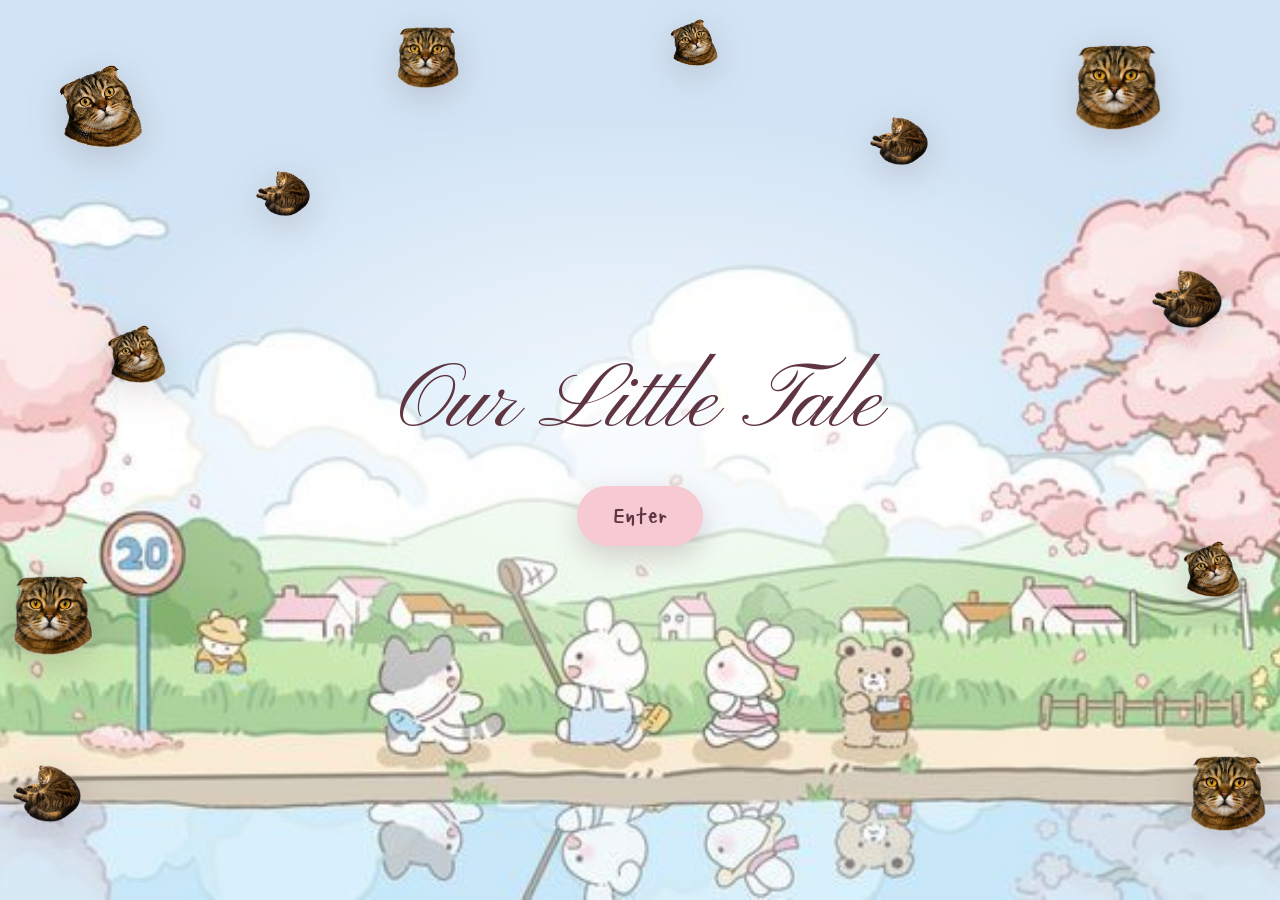
<file: index.html>
<!DOCTYPE html>
<html lang="th">
<head>
  <meta charset="utf-8" />
  <meta name="viewport" content="width=device-width, initial-scale=1, maximum-scale=1" />
  <title>Chapters</title>
  <script>
    // Chapter 2's ending cuts here mid-flash (full white, held) rather than
    // fading back down first — a real page load can't animate through the
    // navigation itself, so #returnFlash starts pre-painted opaque (see
    // base.css) and hub.js fades IT down instead once the hub underneath is
    // ready, continuing the same flash rather than cutting hard into a dark
    // hub. Every other visit needs that overlay gone before first paint, not
    // faded — this has to run before body parses, or the hub would flash
    // visible for a frame first either way.
    var mbFromFlash = false;
    try { mbFromFlash = window.sessionStorage.getItem("mybabe:fromFlash") === "1"; } catch (e) { /* storage unavailable */ }
    if (!mbFromFlash) document.documentElement.classList.add("mb-no-return-flash");
  </script>
  <link rel="stylesheet" href="shared/fonts.css?v=full-restore" />
  <link rel="stylesheet" href="shared/base.css?v=return-flash-long" />
  <link rel="stylesheet" href="shared/prepage.css?v=full-restore" />
</head>
<body>
  <main class="hub">
    <div class="hub-backdrop" data-layer="0" aria-hidden="true"></div>
    <div class="hub-backdrop" data-layer="1" aria-hidden="true"></div>

    <p class="hub-hint" id="hint">เลื่อนด้วย &larr; &rarr; &middot; กด Enter เพื่อเปิด</p>

    <div class="stage" id="stage">
      <div class="ring" id="ring"></div>
    </div>

    <div class="focus" id="chapterSplash" aria-live="polite">
      <p class="focus-num" id="focusNum"></p>
      <h1 class="focus-name" id="focusName"></h1>
      <p class="focus-sub" id="focusSub"></p>
      <a class="focus-enter" id="focusEnter" href="#">Enter</a>
    </div>
  </main>

  <button class="music" id="musicBtn" type="button" aria-pressed="false"
          aria-label="เปิดเพลง">&#128266;</button>

  <div class="prepage" id="prepage" hidden>
    <div class="prepage-art" aria-hidden="true"></div>
    <div class="prepage-cats" id="prepageCats" aria-hidden="true"></div>
    <div class="prepage-inner">
      <h1 class="prepage-title">Our Little Tale</h1>
      <button class="prepage-btn" id="prepageBtn" type="button">Enter</button>
    </div>
  </div>

  <div class="fade" id="fade"></div>
  <div class="return-flash" id="returnFlash"></div>

  <script src="chapters.js?v=full-restore"></script>
  <script src="shared/ring.js?v=chapter2-sunset"></script>
  <script src="shared/hub.js?v=return-flash-long"></script>
  <script src="shared/music.js?v=full-restore"></script>
  <script src="shared/prepage.js?v=normal-ting"></script>
</body>
</html>
</file>
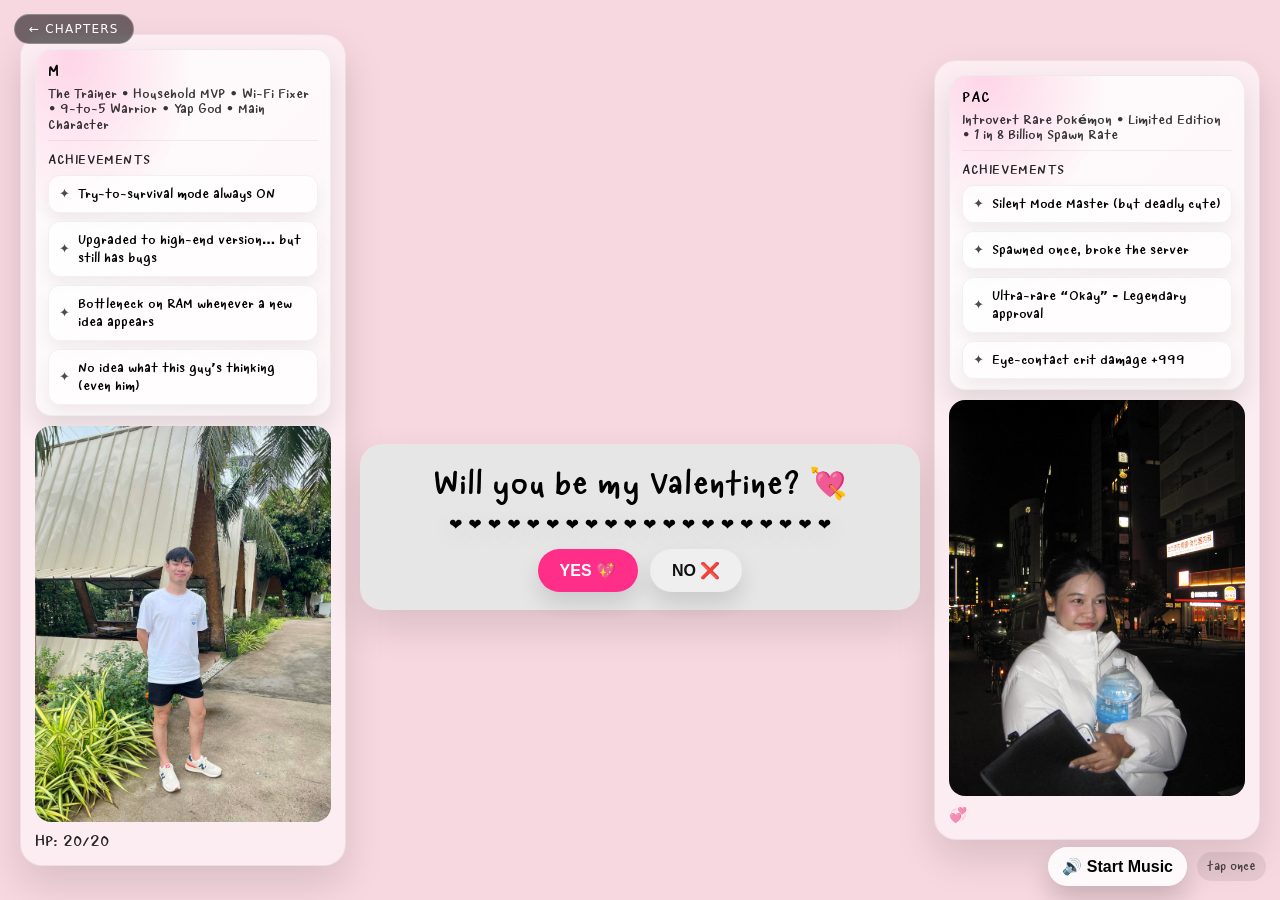
<file: chapters/01-valentine/index.html>
<!doctype html>
<html lang="en">
<head>
<meta charset="utf-8" />
<meta name="viewport" content="width=device-width,initial-scale=1" />
<title>Be My Valentine 💘</title>

<!-- The type, shared with the hub. This chapter is almost entirely Thai, so it is
     the page that most needed it: the whole conversation was setting in whatever
     system face the device happened to have. -->
<link rel="stylesheet" href="../../shared/fonts.css" />

<style>
  :root{
    --bg: #f7d7e0;
    --card: #e6e6e6;
    --pink: #ff2e88;
    --shadow: 0 18px 40px rgba(0,0,0,0.12);
    /*
     * iannnnn-DOG first, then the old stack untouched behind it. fonts.css scopes
     * the face to U+0020-00FF and U+0E00-0E7F, so it claims the Thai and the
     * English both — which is the point here, since the two are mixed inside single
     * chat bubbles and a per-glyph switch between two faces looked like a bug.
     */
    --th: "iannnnn-DOG", system-ui, -apple-system, Segoe UI, Roboto, Arial, sans-serif;
  }

  *{ box-sizing:border-box; }

  body{
    margin:0;
    min-height:100svh;
    background: var(--bg);
    font-family: var(--th);
    overflow:hidden;
    transition:0.25s;
  }

  /* ===== Stage layout (centered + safe width) ===== */
  .stage{
    position:fixed;
    inset:0;
    display:flex;
    align-items:center;
    justify-content:center;
    padding: 16px;
  }
  .stage-inner{
    width: min(1240px, 100%);
    display:grid;
    grid-template-columns: minmax(260px, 1fr) minmax(320px, 560px) minmax(260px, 1fr);
    align-items:center;
    justify-items:center;
    gap: 14px;
  }

  .side{
    display:flex;
    justify-content:center;
    align-items:center;
    width:100%;
  }

  .person{
    width: min(380px, 100%);
    background: rgba(255,255,255,0.55);
    border: 1px solid rgba(0,0,0,0.06);
    border-radius: 22px;
    padding: 14px;
    box-shadow: var(--shadow);
    transition: opacity .25s ease, filter .25s ease, transform .25s ease;
  }

  .img-wrap img{
    width: 100%;
    height: clamp(260px, 44vh, 420px);
    object-fit: cover;
    border-radius: 16px;
    display:block;
  }

  .label{
    margin-top: 8px;
    font-size: .92rem;
    font-weight: 900;
    opacity: .85;
    display:flex;
    justify-content: space-between;
    align-items:center;
    gap: 10px;
  }

  /* male fades out with HP */
  .faint-1{ opacity:.90; filter: blur(.2px); }
  .faint-2{ opacity:.80; filter: blur(.4px); }
  .faint-3{ opacity:.70; filter: blur(.6px); }
  .faint-4{ opacity:.60; filter: blur(.8px); }
  .faint-5{ opacity:.50; filter: blur(1px); }
  .faint-6{ opacity:.40; filter: blur(1.2px); }
  .faint-7{ opacity:.30; filter: blur(1.4px); transform: scale(.99); }
  .faint-8{ opacity:.20; filter: blur(1.8px); transform: scale(.98); }
  .gone { opacity:0; pointer-events:none; transform: scale(.96); filter: blur(3px); }

  /* ===== Center card ===== */
  .card{
    width: 100%;
    background: var(--card);
    padding: 18px 18px;
    border-radius: 22px;
    box-shadow: var(--shadow);
    text-align:center;
    position:relative;
  }

  h1{
    margin:0 0 12px;
    font-size: clamp(20px, 2.4vw, 36px);
    font-weight: 900;
  }

  /* ===== HUD (compact, clean) ===== */
  .hud{
    margin-bottom: 10px;
    padding: 10px 12px;
    border-radius: 16px;
    background: linear-gradient(135deg, rgba(255,255,255,0.76), rgba(255,255,255,0.50));
    border: 1px solid rgba(0,0,0,0.06);
    backdrop-filter: blur(10px);
    -webkit-backdrop-filter: blur(10px);
    box-shadow: 0 12px 26px rgba(0,0,0,0.10);
    position: relative;
    overflow:hidden;
  }
  .hud::before{
    content:"";
    position:absolute;
    inset:-40px;
    background: radial-gradient(60% 70% at 20% 10%, rgba(255,46,136,0.18), transparent 55%);
    pointer-events:none;
  }
  .hud-top{
    position:relative;
    display:flex;
    flex-direction:column;
    gap: 4px;
    padding-bottom: 8px;
    border-bottom: 1px solid rgba(0,0,0,0.06);
  }
  .hud-name{
    font-weight: 1000;
    font-size: .95rem;
    letter-spacing: .6px;
    text-transform: uppercase;
  }
  .hud-title{
    font-weight: 850;
    font-size: .82rem;
    opacity: .78;
    line-height: 1.15;
  }
  .hud-section{
    position:relative;
    margin-top: 10px;
  }
  .hud-head{
    font-weight: 1000;
    font-size: .80rem;
    letter-spacing: .6px;
    opacity: .85;
    margin-bottom: 6px;
    text-transform: uppercase;
  }

  .hud-list{
    list-style: none;
    padding:0;
    margin:0;
    display:flex;
    flex-direction:column;
    gap:8px;
  }
  .hud-list li{
    font-weight: 850;
    font-size: .82rem;
    padding: 9px 10px;
    border-radius: 12px;
    background: rgba(255,255,255,0.72);
    border: 1px solid rgba(0,0,0,0.05);
    box-shadow: 0 8px 16px rgba(0,0,0,0.06);
    display:flex;
    align-items:center;
    gap:8px;
  }
  .hud-list li::before{
    content:"✦";
    opacity:.7;
  }

  .hp{
    display:flex;
    justify-content:center;
    align-items:center;
    flex-wrap:wrap;
    gap:6px;
    margin: 10px 0 16px;
  }
  .hp span{
    font-size: 16px;
    line-height: 1;
    filter: drop-shadow(0 6px 10px rgba(0,0,0,0.10));
    transition: transform .12s ease, opacity .12s ease;
  }
  .hp .lost{ opacity:.18; transform: scale(.92); }

  .row{
    display:flex;
    gap:12px;
    justify-content:center;
    align-items:center;
    margin-top: 4px;
  }

  button{
    border:0;
    padding:12px 22px;
    font-size:16px;
    border-radius:999px;
    cursor:pointer;
    transition: transform .12s ease, box-shadow .12s ease, opacity .15s ease;
    box-shadow:0 12px 22px rgba(0,0,0,0.12);
    user-select:none;
  }

  #yes{
    background: var(--pink);
    color:#fff;
    font-weight:900;
    transform-origin: center;
    position: relative;
    z-index: 3;
  }

  #no{
    background:#efefef;
    color:#111;
    font-weight:800;
    position: relative;
    z-index: 2;
  }

  /* Shake */
  .shake{ animation:shake 0.25s; }
  @keyframes shake{
    0%{transform:translateX(0)}
    25%{transform:translateX(-7px)}
    50%{transform:translateX(7px)}
    75%{transform:translateX(-7px)}
    100%{transform:translateX(0)}
  }

  /* Hearts pop */
  .heart{
    position: fixed;
    font-size: 18px;
    pointer-events:none;
    animation: floatUp 1.05s ease-out forwards;
    opacity: .9;
    z-index: 99999;
  }
  @keyframes floatUp{
    0%{ transform: translateY(0) scale(1); opacity: .95; }
    100%{ transform: translateY(-90px) scale(1.4); opacity: 0; }
  }

  /* ===== LOADING overlay ===== */
  .final-overlay{
    position: fixed;
    inset: 0;
    background: radial-gradient(circle at center, rgba(255,46,136,0.55) 0%, rgba(0,0,0,0.92) 80%);
    display:flex;
    align-items:center;
    justify-content:center;
    flex-direction:column;
    gap:18px;
    z-index: 9997;
    opacity:0;
    pointer-events:none;
    transition: opacity .25s ease;
  }
  .final-overlay.show{
    opacity:1;
    pointer-events:auto;
  }
  .loading-text{
    color:white;
    font-weight:900;
    font-size: clamp(16px,3.5vw,34px);
    letter-spacing:1px;
    text-align:center;
    padding: 0 14px;
  }
  .heart-beat{
    font-size: 60px;
    animation: beat .8s infinite;
  }
  @keyframes beat{
    0%{transform:scale(1)}
    50%{transform:scale(1.2)}
    100%{transform:scale(1)}
  }

  /* ===== Mobile / small screens ===== */
  @media (max-width: 980px){
    body{ overflow:auto; }
    .stage{ position:relative; inset:auto; min-height:100svh; }
    .stage-inner{
      grid-template-columns: 1fr;
      grid-template-rows: auto auto auto;
      width: min(720px, 100%);
    }
    .card{ width: min(560px, 100%); }
  }

  /* ===== Audio helper (small button) ===== */
  .audio-fab{
    position: fixed;
    right: 14px;
    bottom: 14px;
    z-index: 10000;
    display:flex;
    gap:10px;
    align-items:center;
  }
  .audio-btn{
    border:0;
    border-radius:999px;
    padding:10px 14px;
    font-weight:900;
    cursor:pointer;
    background: rgba(255,255,255,0.88);
    box-shadow: 0 14px 26px rgba(0,0,0,0.18);
  }
  .audio-note{
    font-weight: 900;
    font-size: 12px;
    opacity: .7;
    background: rgba(0,0,0,0.10);
    padding: 6px 10px;
    border-radius: 999px;
  }

  /* ===== NEW: Center column wrapper ===== */
  .center-col{
    width: 100%;
    display:flex;
    flex-direction:column;
    align-items:center;
    gap: 14px;
  }

  /* ===== NEW: Cat Panel (red box area) ===== */
  .cat-panel{
    width: 100%;
    background: rgba(255,255,255,0.62);
    border: 1px solid rgba(0,0,0,0.06);
    border-radius: 22px;
    padding: 14px;
    box-shadow: var(--shadow);
    display:flex;
    align-items:center;
    gap: 14px;

    opacity:0;
    transform: translateY(6px);
    pointer-events:none;
    transition: .18s ease;
  }
  .cat-panel.show{
    opacity:1;
    transform: translateY(0);
  }
  .cat-panel img{
    width: 110px;
    height: 110px;
    border-radius: 18px;
    object-fit: cover;
    border: 1px solid rgba(0,0,0,0.08);
    box-shadow: 0 12px 20px rgba(0,0,0,0.12);
    flex: 0 0 auto;
  }
  .cat-panel .txt{
    min-width:0;
    display:flex;
    flex-direction:column;
    gap: 6px;
  }
  .cat-panel .title{
    font-weight: 1000;
    font-size: 1.05rem;
    line-height: 1.1;
  }
  .cat-panel .line{
    font-weight: 900;
    font-size: 1rem;
    opacity: .85;
    line-height: 1.2;
  }

  @media (max-width: 520px){
    .cat-panel img{ width: 88px; height: 88px; border-radius: 16px; }
    .cat-panel{ padding: 12px; border-radius: 18px; }
  }
</style>
</head>

<body>
  <a class="chapter-back" href="../../"
     onclick="sessionStorage.setItem('mybabe:returnFrom','01-valentine')"
     aria-label="back to chapters">&#8592; chapters</a>
  <style>
    .chapter-back{position:fixed;top:14px;left:14px;z-index:9999;padding:8px 14px;
      border-radius:999px;background:rgba(0,0,0,.55);color:#fff;text-decoration:none;
      font:500 12px/1 ui-sans-serif,system-ui;letter-spacing:.1em;text-transform:uppercase;
      backdrop-filter:blur(6px);border:1px solid rgba(255,255,255,.25)}
    .chapter-back:hover{background:rgba(0,0,0,.8)}
  </style>

  <div class="stage">
    <div class="stage-inner">
      <!-- Left: boy -->
      <div class="side">
        <div class="person" id="boyCard">
          <div class="hud">
            <div class="hud-top">
              <div class="hud-name">M</div>
              <div class="hud-title">The Trainer • Household MVP • Wi-Fi Fixer • 9-to-5 Warrior • Yap God • Main Character</div>
            </div>

            <div class="hud-section">
              <div class="hud-head">Achievements</div>
              <ul class="hud-list" id="boyAch">
                <li>Try-to-survival mode always ON</li>
                <li>Upgraded to high-end version… but still has bugs</li>
                <li>Bottleneck on RAM whenever a new idea appears</li>
                <!-- <li>Doesn’t know what’s going on… still great performance</li> -->
                <li>No idea what this guy’s thinking (even him)</li>
              </ul>
            </div>
          </div>

          <div class="img-wrap">
            <img src="assets/boy.jpg" alt="boy" />
          </div>

          <div class="label" id="hpText">HP: 20/20</div>
        </div>
      </div>

      <!-- Center -->
      <div class="center-col">
        <!-- Cat panel (red box area) -->
        <div class="cat-panel" id="catPanel" aria-live="polite">
          <img id="catPanelImg" src="assets/cat1.jpg" alt="cat" />
          <div class="txt">
            <div class="title" id="catPanelTitle">จิ๋วว รับไม่ด้ายย</div>
            <div class="line" id="catPanelLine"></div>
          </div>
        </div>

        <div class="card" id="card">
          <h1>Will you be my Valentine? 💘</h1>

          <div class="hp" id="hpBar" aria-label="HP hearts"></div>

          <div class="row" id="row">
            <button id="yes">YES 💖</button>
            <button id="no">NO ❌</button>
          </div>
        </div>
      </div>

      <!-- Right: girl -->
      <div class="side">
        <div class="person" id="girlCard">
          <div class="hud">
            <div class="hud-top">
              <div class="hud-name">PAC</div>
              <div class="hud-title">Introvert Rare Pokémon • Limited Edition • 1 in 8 Billion Spawn Rate</div>
            </div>

            <div class="hud-section">
              <div class="hud-head">Achievements</div>
              <ul class="hud-list">
                <li>Silent Mode Master (but deadly cute)</li>
                <li>Spawned once, broke the server</li>
                <li>Ultra-rare “Okay” = Legendary approval</li>
                <li>Eye-contact crit damage +999</li>
              </ul>
            </div>
          </div>

          <div class="img-wrap">
            <img src="assets/girl.jpg" alt="girl" />
          </div>

          <div class="label">
            <span style="opacity:.75;">💞</span>
          </div>
        </div>
      </div>
    </div>
  </div>

  <!-- Loading overlay -->
  <div class="final-overlay" id="finalOverlay">
    <div class="heart-beat">💖</div>
    <div class="loading-text" id="loadingText">...loading</div>
  </div>

  <!-- ===== Audio elements (put files in same folder) =====
       song1.mp3, song2.mp3, song3.mp3, Boom1.mp3, Boom2.mp3 -->
  <audio id="song1" src="assets/song1.mp3" preload="auto" loop></audio>
  <audio id="song2" src="assets/song2.mp3" preload="auto" loop></audio>
  <audio id="song3" src="assets/song3.mp3" preload="auto" loop></audio>

  <audio id="boom1" src="assets/boom1.mp3" preload="auto"></audio>
  <audio id="boom2" src="assets/boom2.mp3" preload="auto"></audio>
  
  <audio id="tingSound" src="assets/ting.mp3" preload="auto"></audio>


  <!-- small helper button for mobile autoplay rules -->
  <div class="audio-fab" id="audioFab">
    <button class="audio-btn" id="audioBtn">🔊 Start Music</button>
    <div class="audio-note">tap once</div>
  </div>

<script>
  const MAX_HP = 20;

  // All media for this chapter lives in ./assets/. Every asset reference in this
  // file goes through ASSETS so the folder can move without a hunt-and-peck edit.
  const ASSETS = "assets/";

  // =========================
  // ✅ Audio engine (DOM-independent)
  // =========================
  const audioState = {
    unlocked: false,
    currentKey: null,
    song: new Audio(),
    boom1: new Audio(ASSETS + "boom1.mp3"),
    boom2: new Audio(ASSETS + "boom2.mp3"),
    pop: new Audio(ASSETS + "pop.mp3"),
    songs: {
      song1: ASSETS + "song1.mp3",
      song2: ASSETS + "song2.mp3",
      song3: ASSETS + "song3.mp3",
    }
  };

  audioState.song.loop = true;
  audioState.song.preload = "auto";
  audioState.song.volume = 0.65;

  audioState.boom1.preload = "auto";
  audioState.boom2.preload = "auto";
  audioState.boom1.volume = 0.95;
  audioState.boom2.volume = 0.95;

  audioState.pop.preload = "auto";
  audioState.pop.volume = 0.8;

  function setFabVisible(visible){
    const fab = document.getElementById("audioFab");
    if (fab) fab.style.display = visible ? "flex" : "none";
  }

  async function unlockAudio(){
    if (audioState.unlocked) return;
    audioState.unlocked = true;

    try{
      audioState.song.src = audioState.songs.song1;
      audioState.song.volume = 0.01;
      await audioState.song.play();
      audioState.song.pause();
      audioState.song.currentTime = 0;
      audioState.song.volume = 0.65;
    }catch(e){}

    setFabVisible(false);
    await playSong("song1");
  }

  async function playSong(key){
    if (!audioState.unlocked) return;
    const url = audioState.songs[key];
    if (!url) return;

    if (audioState.currentKey === key && !audioState.song.paused) return;

    try{
      audioState.song.pause();
      audioState.song.currentTime = 0;
    }catch(e){}

    audioState.song.src = url;
    audioState.currentKey = key;

    try{ await audioState.song.play(); }catch(e){}
  }

  async function fadeOutSong(ms=250){
    const s = audioState.song;
    const start = s.volume ?? 0.65;
    const steps = 14;
    for (let i=0;i<steps;i++){
      s.volume = Math.max(0, start * (1 - (i+1)/steps));
      await new Promise(r=>setTimeout(r, ms/steps));
    }
    try{ s.pause(); }catch(e){}
    s.currentTime = 0;
    s.volume = start;
  }

  function waitForEnded(a, fallbackMs){
    return new Promise(resolve=>{
      let done = false;
      const finish = ()=>{
        if (done) return;
        done = true;
        a.removeEventListener("ended", finish);
        resolve();
      };
      a.addEventListener("ended", finish, {once:true});
      setTimeout(finish, fallbackMs);
    });
  }

  function playPop(){
  if (!audioState.unlocked) return; // กัน autoplay policy
  try{
    audioState.pop.pause();
    audioState.pop.currentTime = 0;
    audioState.pop.play();
  }catch(e){}
}


  async function playBoomSequence(){
    if (!audioState.unlocked) return;

    await fadeOutSong(220);

    try{
      audioState.boom1.currentTime = 0;
      await audioState.boom1.play();
    }catch(e){}
    await waitForEnded(audioState.boom1, 900);

    try{
      audioState.boom2.currentTime = 0;
      await audioState.boom2.play();
    }catch(e){}
    await waitForEnded(audioState.boom2, 900);
  }

  // =========================
  // Existing UI elements (page 1)
  // =========================
  let hp = MAX_HP;
  let noCount = 0;
  let fullMode = false;

  const yesBtn = document.getElementById("yes");
  const noBtn  = document.getElementById("no");
  const boyCard = document.getElementById("boyCard");
  const hpText = document.getElementById("hpText");
  const hpBar = document.getElementById("hpBar");

  // NEW: cat panel refs
  const catPanel = document.getElementById("catPanel");
  const catPanelImg = document.getElementById("catPanelImg");
  const catPanelTitle = document.getElementById("catPanelTitle");
  const catPanelLine = document.getElementById("catPanelLine");

  const messages = [
    "อะไรร 😳",
    "มันไม่ใช่อันนี้อะ 😏",
    "อันนี้ไม่ได้ 😤",
    "บางทีอาจจะต้องลองคิดอีกที 🤔",
    "มือโดนเองใช่ไหม… ใช่ไหม! 😌",
    "กดผิดแหละ เชื่อดิ 😆",
    "ระบบไม่รองรับคำว่า No 🚫",
    "ปุ่ม No กำลังหนีชีวิตอยู่ 🏃",
    "ยังจะพยายามอีกหรอ 😂",
    "รับไม่ได้จริงๆ 😾",
    "No ไม่มีไว้กด มีไว้ให้วิ่ง 😏",
  ];

  // build hearts
  const hearts = [];
  for(let i=0;i<MAX_HP;i++){
    const s = document.createElement("span");
    s.textContent = "❤️";
    hpBar.appendChild(s);
    hearts.push(s);
  }

  function renderHP(){
    hpText.textContent = `HP: ${hp}/${MAX_HP}`;
    for(let i=0;i<MAX_HP;i++){
      hearts[i].classList.toggle("lost", i >= hp);
    }

    boyCard.className = "person";
    const lostCount = MAX_HP - hp;

    if (hp <= 0){
      boyCard.classList.add("gone");
      return;
    }
    const faintLevel = Math.min(8, Math.floor(lostCount / 2));
    if (faintLevel > 0) boyCard.classList.add(`faint-${faintLevel}`);
  }

  // NEW: show message on cat panel (red box area)
  function showMessage(customText=null) {
    const msg = customText ?? messages[Math.floor(Math.random() * messages.length)];

    const catIdx = 1 + Math.floor(Math.random() * 7);
    const title = (catIdx === 5)
      ? "กดไรอ่ะ แอบมองอยู่นะจ๊ะ"
      : "จิ๋วว รับไม่ด้ายย";

    if (catPanelImg) catPanelImg.src = `${ASSETS}cat${catIdx}.jpg`;
    if (catPanelTitle) catPanelTitle.textContent = title;
    if (catPanelLine) catPanelLine.textContent = msg;

    if (catPanel){
      catPanel.classList.add("show");
      clearTimeout(showMessage._t);
      showMessage._t = setTimeout(() => catPanel.classList.remove("show"), 1500);
    }
  }

  function popHeart(x, y){
    const h = document.createElement("div");
    h.className = "heart";
    h.textContent = ["💖","💘","💕","💗"][Math.floor(Math.random()*4)];
    h.style.left = (x ?? window.innerWidth/2) + "px";
    h.style.top  = (y ?? window.innerHeight/2) + "px";
    document.body.appendChild(h);
    setTimeout(() => h.remove(), 1100);
  }

  function ensureNoIsFixed() {
    if (noBtn.dataset.fixed === "1") return;
    const r = noBtn.getBoundingClientRect();
    noBtn.style.position = "fixed";
    noBtn.style.left = r.left + "px";
    noBtn.style.top  = r.top  + "px";
    noBtn.style.transform = "translate(0,0)";
    noBtn.dataset.fixed = "1";
  }

  function moveNo() {
    const bw = Math.max(110, noBtn.offsetWidth);
    const bh = Math.max(46,  noBtn.offsetHeight);
    const pad = 10;

    const cardEl = document.getElementById("card");
    const cardR = cardEl.getBoundingClientRect();

    const SAFE = 44;
    const blocked = {
      left: Math.max(0, cardR.left - SAFE),
      top: Math.max(0, cardR.top - SAFE),
      right: Math.min(window.innerWidth,  cardR.right + SAFE),
      bottom: Math.min(window.innerHeight, cardR.bottom + SAFE),
    };

    const intersectsBlocked = (x, y) => {
      const r = { left: x, top: y, right: x + bw, bottom: y + bh };
      return !(
        r.right < blocked.left ||
        r.left  > blocked.right ||
        r.bottom < blocked.top ||
        r.top  > blocked.bottom
      );
    };

    let x = pad, y = pad, tries = 0;
    const maxTries = 120;

    do {
      x = pad + Math.random() * (window.innerWidth  - bw - pad*2);
      y = pad + Math.random() * (window.innerHeight - bh - pad*2);
      tries++;
    } while (intersectsBlocked(x, y) && tries < maxTries);

    if (tries >= maxTries) {
      x = window.innerWidth - bw - pad;
      y = pad;
    }

    noBtn.style.left = x + "px";
    noBtn.style.top  = y + "px";
  }

  function setYesGrowingVisual() {
    const scale = Math.min(3.2, 1 + (noCount / MAX_HP) * 2.2);
    yesBtn.style.transform = `scale(${scale})`;
  }

  // ✅ 20th NO -> Boom1/Boom2 -> overlay -> page2 + song2
  async function enterHeartGate(){
    fullMode = true;

    noBtn.style.opacity = "0";
    noBtn.style.pointerEvents = "none";
    setTimeout(() => { if (noBtn) noBtn.remove(); }, 250);

    showMessage("หยุดดื้อได้มั้ย… ตู้มมม 💥");

    await playBoomSequence();

    const overlay = document.getElementById("finalOverlay");
    const loadingText = document.getElementById("loadingText");
    loadingText.textContent = "ตู้มมมมมมมมมมมมมมมม..";
    overlay.classList.add("show");

    setTimeout(async ()=>{
      overlay.classList.remove("show");
      await playSong("song2");
      showHeartChoiceScreen();
    }, 900);
  }

  function showHeartChoiceScreen(){
    document.body.innerHTML = `
      <style>
        :root{
          --cream:#f3dfcf;
          --tile: clamp(46px, 7.2vw, 96px);
          --gap: clamp(10px, 1.2vw, 14px);
        }
        body{
          margin:0;
          min-height:100svh;
          background: var(--cream);
          display:flex;
          align-items:center;
          justify-content:center;
          flex-direction:column;
          font-family: var(--th);
          overflow:hidden;
        }
        .wrap{
          width:min(1020px, 96vw);
          display:flex;
          flex-direction:column;
          align-items:center;
          justify-content:center;
          gap: 18px;
          padding: 18px 12px;
        }

        .heart-area{
          width: min(calc(8 * var(--tile) + 7 * var(--gap) + 32px), 96vw);
          margin: 0 auto;
          max-width: 96vw;
          display:flex;
          align-items:center;
          justify-content:center;
        }

        .heart-grid{
          transform: translateX(calc(-0.5 * (var(--tile) + var(--gap))));
          display:grid;
          grid-template-columns: repeat(8, var(--tile));
          grid-template-rows: repeat(5, var(--tile));
          gap: var(--gap);
          padding: 16px;
          border-radius: 28px;
          filter: drop-shadow(0 22px 40px rgba(0,0,0,0.20));
        }

        .cell{
          width: var(--tile);
          height: var(--tile);
          border-radius: 18px;
          overflow:hidden;
          opacity:0;
          transform: translateY(10px) scale(.96);
          box-shadow: 0 14px 26px rgba(0,0,0,.22);
          border: 1px solid rgba(255,255,255,0.12);
          animation: popIn .55s ease-out forwards;
          background: rgba(255,255,255,0.22);
        }
        .cell img{ width:100%; height:100%; object-fit:cover; display:block; }
        @keyframes popIn{ to { opacity:1; transform: translateY(0) scale(1); } }

        .caption{
          width: min(calc(8 * var(--tile) + 7 * var(--gap) + 32px), 96vw);
          margin: 0 auto;
          text-align:center;
          font-weight: 900;
          font-size: clamp(14px, 2.1vw, 18px);
          line-height: 1.55;
          color: rgba(0,0,0,0.78);
          padding: 0 12px;
        }

        .cta{
          width: min(calc(8 * var(--tile) + 7 * var(--gap) + 32px), 96vw);
          margin: 0 auto;
          display: flex;
          justify-content: center;
        }
        .yesBtn{
          border:0;
          padding: 16px 46px;
          font-size: clamp(18px, 2.8vw, 28px);
          border-radius: 999px;
          cursor:pointer;
          background:#ff2e88;
          color:#fff;
          font-weight: 1000;
          box-shadow: 0 22px 44px rgba(0,0,0,.20);
          transition: transform .15s ease;
        }
        .yesBtn:hover{ transform: scale(1.06); }

        /* ===== Glitter Snow (Page 2) ===== */
        .glitter-layer{
          position: fixed;
          inset: 0;
          pointer-events: none;
          overflow: hidden;
          z-index: 99999;
        }

        .glitter{
          position: absolute;
          top: -16px;
          width: var(--s);
          height: var(--s);
          border-radius: 50%;
          background: radial-gradient(circle at 30% 30%,
            rgba(255,255,255,1) 0%,
            rgba(255,255,255,0.65) 35%,
            rgba(255,255,255,0.10) 70%,
            rgba(255,255,255,0) 100%);
          filter: drop-shadow(0 10px 18px rgba(0,0,0,0.18));
          opacity: var(--o);
          animation: fall var(--d) linear infinite;
          transform: translateX(var(--x));
        }

        .glitter::after{
          content:"";
          position:absolute;
          inset: -40%;
          border-radius: 50%;
          background: conic-gradient(
            from 0deg,
            rgba(255,255,255,0.0),
            rgba(255,255,255,0.8),
            rgba(255,255,255,0.0),
            rgba(255,255,255,0.8),
            rgba(255,255,255,0.0)
          );
          opacity: .35;
          animation: twinkle var(--t) ease-in-out infinite;
        }

        @keyframes fall{
          0%   { transform: translateX(var(--x)) translateY(-20px) rotate(0deg); }
          100% { transform: translateX(calc(var(--x) + var(--drift))) translateY(110vh) rotate(360deg); }
        }

        @keyframes twinkle{
          0%,100% { transform: rotate(0deg) scale(0.9); opacity: .25; }
          50%     { transform: rotate(160deg) scale(1.15); opacity: .55; }
        }

      </style>

      <div class="wrap">
        <div class="glitter-layer" id="glitterLayer"></div>
        <div class="heart-area">
          <div class="heart-grid">
            ${buildHeart24CellsHTML()}
          </div>
        </div>

        <div class="caption">
          ไปกันต่อนะคะ มาถึงขนาดนี้แล้ว จับมือกันไปทุกๆ ปีเลย 🤍<br>
          Final Choice Unlocked. Proceed? 🤍
        </div>

        <div class="cta">
          <button class="yesBtn" id="heartYes">YES 🤍</button>
        </div>
      </div>
    `;

    function startGlitterSnow(){
      const layer = document.getElementById("glitterLayer");
      if (!layer) return;

      // ล้างก่อนกันซ้อน
      layer.innerHTML = "";

      // ปริมาณกลิตเตอร์ (ปรับได้)
      const count = 46;

      for(let i=0;i<count;i++){
        const g = document.createElement("div");
        g.className = "glitter";

        // สุ่มค่าให้ดูธรรมชาติ
        const size = 6 + Math.random()*10;         // 6-16px
        const opacity = 0.35 + Math.random()*0.55; // 0.35-0.9
        const duration = 6 + Math.random()*8;      // 6-14s
        const tw = 1.2 + Math.random()*2.6;        // twinkle speed
        const x = Math.random()*100;               // %
        const drift = (-40 + Math.random()*80) + "px"; // -40..40px

        g.style.setProperty("--s", size + "px");
        g.style.setProperty("--o", opacity);
        g.style.setProperty("--d", duration + "s");
        g.style.setProperty("--t", tw + "s");
        g.style.setProperty("--x", x + "vw");
        g.style.setProperty("--drift", drift);

        // ทำให้ไม่ตกพร้อมกันหมด
        g.style.animationDelay = (-Math.random()*duration) + "s";

        layer.appendChild(g);
      }
    }

    // ✅ เรียกใช้ทันทีเมื่อเข้าหน้า 2
    startGlitterSnow();


    document.getElementById("heartYes").addEventListener("click", async ()=>{
      await playSong("song3");
      showFinalPage();
    });
  }

  function buildHeart24CellsHTML(){
    const final24 = [
      [3,1],[4,1],[6,1],[7,1],
      [2,2],[3,2],[4,2],[5,2],[6,2],[7,2],[8,2],
      [2,3],[3,3],[4,3],[5,3],[6,3],[7,3],[8,3],
      [3,4],[4,4],[5,4],[6,4],[7,4],
      [5,5]
    ];

    return final24.map((pos, idx)=>{
      const [c,r] = pos;
      const delay = idx * 0.06;
      return `
        <div class="cell" style="grid-column:${c};grid-row:${r};animation-delay:${delay}s">
          <img src="${ASSETS}${idx+1}.jpg" alt="p${idx+1}">
        </div>
      `;
    }).join("");
  }

function showFinalPage(){
  document.body.innerHTML = `
    <style>
      .glitter-container{
        position:fixed;
        inset:0;
        pointer-events:none;
        overflow:hidden;
        z-index:5;
      }

      .glitter{
        position:absolute;
        top:-20px;
        width:6px;
        height:6px;
        background:white;
        border-radius:50%;
        opacity:.8;
        filter: blur(.5px);
        animation: fall linear forwards;
      }

      @keyframes fall{
        to{
          transform: translateY(110vh) translateX(var(--drift));
          opacity:0;
        }
      }
    </style>

    <div style="
      position:fixed; inset:0; background:#000;
      display:flex; align-items:center; justify-content:center;
      padding:16px; flex-direction:column;
    ">

      <!-- Glitter Layer -->
      <div class="glitter-container" id="glitterLayer"></div>

      <div style="
        position:fixed; 
        top:18px; 
        left:50%; 
        transform:translateX(-50%);
        color:#fff; 
        font-weight:900; 
        font-size:clamp(18px,3.2vw,34px);
        text-align:center; 
        padding:12px 18px; 
        border-radius:16px;
        background:rgba(0,0,0,0.45); 
        backdrop-filter:blur(8px);
      ">
       💖 Happy Valentine’s นะคะ
      </div>

      <div id="fridgeMsg" style="
        position:fixed;
        bottom:30px;
        left:50%;
        transform:translateX(-50%);
        color:#fff;
        font-weight:900;
        font-size:clamp(16px,2.6vw,26px);
        text-align:center;
        padding:14px 20px;
        border-radius:18px;
        background:linear-gradient(135deg,#ff2e88,#ff7bb8);
        box-shadow:0 18px 40px rgba(255,46,136,.45);
        opacity:0;
        transition:opacity 1.2s ease, transform 1.2s ease;
      ">
        ไปเปิดตู้เย็นสิคะะะ 🤍✨
      </div>

      <img src="assets/couple.jpg" alt="valentine"
           style="
            max-width:min(1100px,96vw); 
            max-height:86vh; 
            border-radius:22px;
            object-fit:contain; 
            box-shadow:0 22px 60px rgba(0,0,0,0.55);
           " />

      <audio id="tingSound" src="assets/ting.mp3" preload="auto"></audio>

    </div>
  `;

  // ✨ Glitter Generator
  const layer = document.getElementById("glitterLayer");

  setInterval(()=>{
    const g = document.createElement("div");
    g.className = "glitter";

    const size = Math.random()*6 + 4;
    g.style.width = size + "px";
    g.style.height = size + "px";

    g.style.left = Math.random()*100 + "vw";
    g.style.animationDuration = (Math.random()*3 + 4) + "s";
    g.style.setProperty("--drift",(Math.random()*80 - 40) + "px");

    layer.appendChild(g);

    setTimeout(()=>g.remove(),8000);
  },120);

  // ✨ 2 วิ → ข้อความโผล่
  setTimeout(()=>{
    const msg = document.getElementById("fridgeMsg");
    msg.style.opacity = "1";
    msg.style.transform = "translateX(-50%) translateY(-6px)";
  },5000);

  // 🔔 4 วิ → เสียงติ๊ง
  setTimeout(()=>{
    const ting = document.getElementById("tingSound");
    if(ting){
      ting.volume = 0.9;
      ting.play().catch(()=>{});
    }
  },5000);
}



  function onNo(e){
    if (fullMode) return;

    noCount++;
    hp = Math.max(0, MAX_HP - noCount);
    renderHP();

    showMessage();
    playPop();

    document.body.classList.add("shake");
    setTimeout(()=>document.body.classList.remove("shake"), 220);

    document.body.style.background = `hsl(${Math.random()*360}, 85%, 90%)`;

    setYesGrowingVisual();
    ensureNoIsFixed();
    moveNo();

    popHeart(e?.clientX ?? window.innerWidth/2, e?.clientY ?? window.innerHeight/2);

    if (noCount >= MAX_HP) enterHeartGate();
  }

  // init
  renderHP();

  noBtn.addEventListener("mouseenter", onNo);
  noBtn.addEventListener("mousedown", (e)=>{ e.preventDefault(); onNo(e); });
  noBtn.addEventListener("click", onNo);
  noBtn.addEventListener("touchstart", (e)=>{ e.preventDefault(); onNo(e); }, {passive:false});

  yesBtn.addEventListener("click", async ()=>{
    if (!audioState.unlocked) await unlockAudio(); // เผื่อยังไม่กด Start Music
    await playSong("song2");
    showHeartChoiceScreen();
  });

  window.addEventListener("resize", ()=>{
    if (noBtn && noBtn.dataset.fixed === "1") moveNo();
  });

  // ===== hook audio button =====
  const audioBtn = document.getElementById("audioBtn");
  if (audioBtn) audioBtn.addEventListener("click", unlockAudio);

  // also unlock on first user interaction (fallback)
  window.addEventListener("pointerdown", ()=>{ if(!audioState.unlocked) unlockAudio(); }, {once:true});
</script>

</body>
</html>
</file>
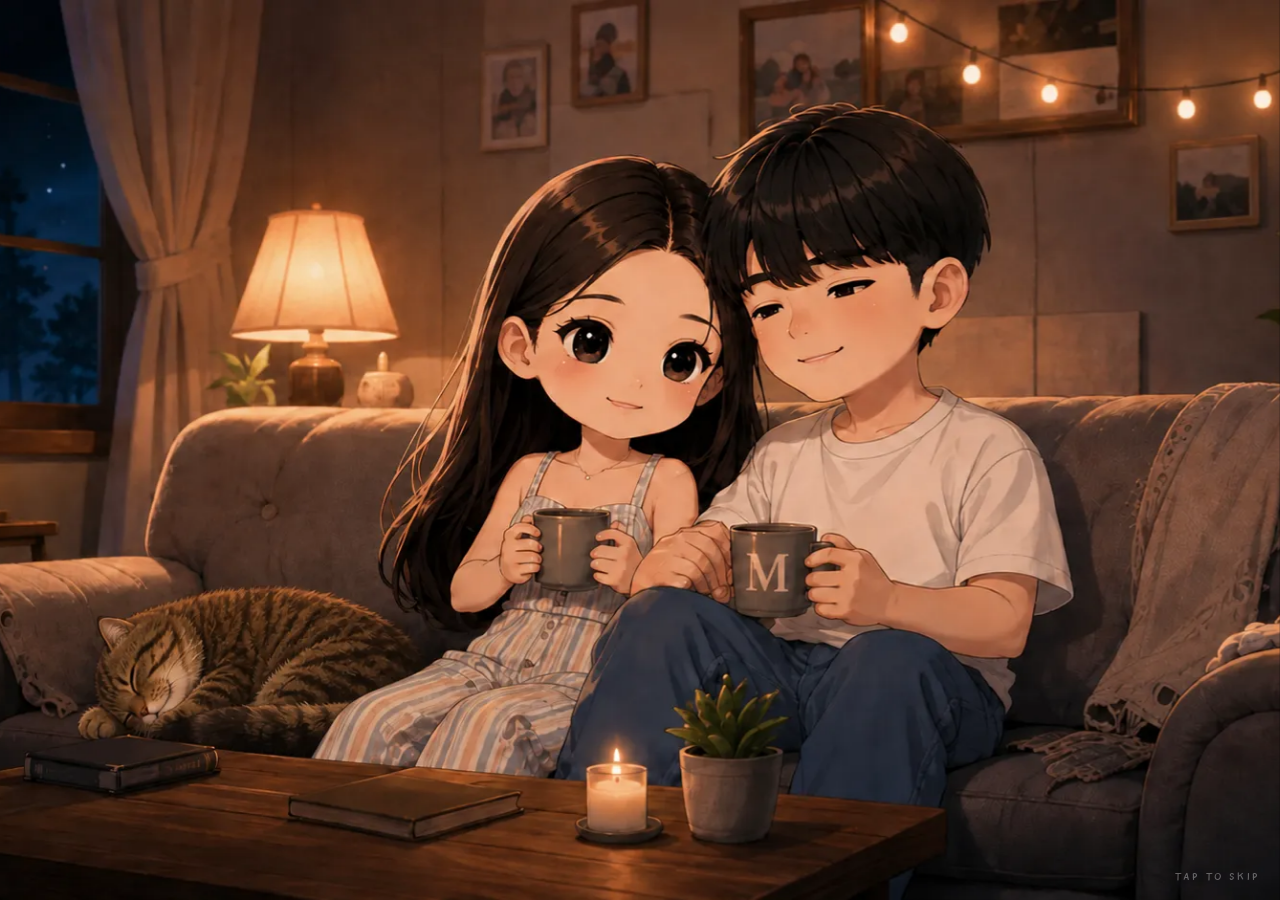
<file: chapters/02-bring-m-home/index.html>
<!DOCTYPE html>
<html lang="en">
<head>
  <meta charset="utf-8" />
  <meta name="viewport" content="width=device-width, initial-scale=1, maximum-scale=1, user-scalable=no" />
  <title>Bring M Home</title>
  <script>
    // The browser's back/forward cache can restore this exact page instance
    // — DOM, running timers, everything — with no script re-run, instead of
    // a real reload. Pressing browser Back into this page after playing
    // through once was landing on a stale instance: DEV_JUMP_TO_ENDING's
    // one-time key/tap listener had already fired and self-removed on the
    // first visit, so a fresh key press did nothing, while the camera
    // beat's own opacity animations (the snap button fading out, the →
    // continue button fading in) had long since finished — so a tap in
    // that spot landed on the already-visible continue button instead of a
    // working snap button, skipping straight past the second photo. Forcing
    // a real reload on any bfcache restore (event.persisted) guarantees
    // every visit is the fresh run this page's timers assume.
    window.addEventListener("pageshow", function (event) {
      if (event.persisted) window.location.reload();
    });
  </script>
  <!-- The only stylesheet shared with the hub: the type, so Thai in here is the
       same face as Thai out there. -->
  <link rel="stylesheet" href="../../shared/fonts.css" />
  <style>
    @font-face {
      font-family: "Ghastly Panic";
      src: url("../../shared/fonts/Ghastly%20Panic.ttf") format("truetype");
      font-display: swap;
    }
    @font-face {
      font-family: "KC Nightmare";
      src: url("../../shared/fonts/KC%20Nightmare.ttf") format("truetype");
      font-display: swap;
    }
    /*
     * Every `font:` shorthand below resets font-family, which is how Thai ends up
     * in the system face even with fonts.css loaded — the shorthand silently
     * throws iannnnn-DOG away. --th is that stack, applied to each of them.
     *
     * Putting it first is safe for Latin: fonts.css scopes iannnnn-DOG to
     * U+0E00-0E7F, so anything not Thai falls straight through to ui-sans-serif.
     */
    :root {
      --th: "iannnnn-DOG", ui-sans-serif, system-ui, -apple-system, sans-serif;
      /* The letter's own stack. Georgia and ui-serif carry no Thai at all, so
         without iannnnn-DOG ahead of them a Thai letter renders in the system
         face — and a handwritten face is the right one for a love letter anyway. */
      --th-serif: "iannnnn-DOG", ui-serif, Georgia, "Noto Serif Thai", serif;
    }
    html, body { margin: 0; height: 100%; background: #04040a; overflow: hidden;
      font-family: var(--th); color: #fff;
      -webkit-user-select: none; user-select: none; }
    #wrap { position: fixed; inset: 0; display: flex; align-items: center; justify-content: center; }
    canvas { display: block; background: #04040a; touch-action: none; cursor: default; }

    .chapter-back { position: fixed; top: 12px; left: 12px; z-index: 60; padding: 7px 13px;
      border-radius: 999px; background: rgba(0,0,0,.5); color: #fff; text-decoration: none;
      font: 500 11px/1 var(--th); letter-spacing: .1em; text-transform: uppercase;
      border: 1px solid rgba(255,255,255,.25); }

    .memory-bag-btn { position: fixed; right: 12px; top: 58px; z-index: 54; min-width: 92px;
      padding: 9px 13px; border: 1px solid rgba(231,185,92,.55); border-radius: 999px;
      background: rgba(17,10,23,.82); color: #ffe1a0; cursor: pointer;
      font: 700 15px/1 var(--th); box-shadow: 0 0 18px rgba(202,139,58,.2); }
    .memory-bag-btn[hidden] { display: none; }

    /* ------------------------------------------------------- story overlays */

    .overlay { position: fixed; inset: 0; z-index: 55; display: flex; align-items: center;
      justify-content: center; background: rgba(4,4,10,.84); backdrop-filter: blur(3px);
      padding: 24px; text-align: center; }
    .overlay[hidden] { display: none; }
    /* `solid` is for the beats that are the whole screen rather than a pause on
       top of the game — the title card, the door, the controls. */
    .overlay.solid { background: #04040a; backdrop-filter: none; }
    .overlay.warm { background: linear-gradient(180deg, #fff6f8 0%, #ffe6ec 100%); color: #2a2530; }
    .overlay-inner { max-width: 620px; }

    /* The camera scene's ejected card hangs well below the camera itself —
       centring vertically (the default) leaves too much empty space above
       and can run the card off the bottom of short viewports. Pin near the
       top instead, with scroll as a fallback on anything still too short. */
    .overlay.cam-beat { align-items: flex-start; overflow-y: auto; padding-top: 6vh; }

    .line { font: 700 clamp(19px, 4vw, 30px)/1.35 var(--th); margin: 0 0 14px; }
    .line.big { font-weight: 800; font-size: clamp(24px, 5.4vw, 44px); letter-spacing: .01em; }
    .line.zone { font-weight: 800; letter-spacing: .22em; font-size: clamp(18px, 3.6vw, 28px); }
    .line.small { font-size: clamp(14px, 2.8vw, 19px); font-weight: 500; opacity: .78; }
    .line.quiet { opacity: .9; line-height: 1.7; }

    .tap { margin-top: 24px; padding: 12px 28px; border-radius: 999px;
      border: 1px solid rgba(255,255,255,.4); background: transparent; color: inherit;
      font: 700 13px/1 var(--th); letter-spacing: .16em; text-transform: uppercase; cursor: pointer; }
    .overlay.warm .tap { border-color: rgba(0,0,0,.3); }
    .tap:hover { background: rgba(255,255,255,.14); }
    .overlay.warm .tap:hover { background: rgba(0,0,0,.06); }

    .overlay.memory-overlay { padding: 14px 24px; overflow-y: auto;
      background: radial-gradient(circle at 50% 42%, rgba(92,50,125,.46), rgba(3,3,10,.94) 68%); }
    .overlay.memory-overlay .overlay-inner { display: flex; width: 100%; max-width: 760px;
      min-height: min(100%, 760px); align-items: center; justify-content: center; }
    .memory-reveal { display: flex; flex-direction: column; align-items: center; justify-content: center;
      width: min(90vw, 620px); max-height: calc(100vh - 28px); text-align: center; }
    .memory-reveal img { display: block; width: auto; max-width: min(78vw, 470px);
      height: auto; max-height: min(52vh, 500px); object-fit: contain;
      margin: 8px auto 12px; border: 3px solid #d6a654; border-radius: 14px;
      box-shadow: 0 0 0 6px rgba(39,23,49,.92), 0 0 38px rgba(222,163,76,.46); }
    .memory-reveal p { margin: 0 auto 8px; max-width: 560px; color: #ffe6af;
      font: 400 clamp(20px, 3.1vw, 30px)/1.3 "iannnnn-DOG", sans-serif;
      text-shadow: 0 2px 18px rgba(255,188,97,.38); }
    .memory-kicker { color: #c9a6ef; font-family: "iannnnn-DOG", sans-serif; font-size: 18px; letter-spacing: .08em; }
    .memory-reveal .tap { flex: 0 0 auto; margin-top: 8px; }
    .memory-inventory { width: min(90vw, 760px); }
    .memory-inventory h2 { margin: 0 0 18px; color: #ffe0a0; font: 700 30px/1.2 var(--th); }
    .memory-slots { display: grid; grid-template-columns: repeat(3, minmax(0, 1fr)); gap: 14px; }
    .memory-slot { min-height: 270px; padding: 12px; border: 2px solid rgba(213,166,84,.45);
      border-radius: 15px; background: rgba(19,13,25,.9); color: #ffe8b7; }
    .memory-slot img { width: 100%; height: 145px; object-fit: cover; border-radius: 9px; }
    .memory-slot h3 { margin: 10px 0 6px; font: 700 20px/1.2 var(--th); }
    .memory-slot p { margin: 0; font: 400 17px/1.35 var(--th); }
    .memory-slot.locked { display: grid; place-items: center; color: rgba(255,255,255,.32);
      font: 700 42px/1 var(--th); border-style: dashed; }
    @media (max-width: 650px) {
      .memory-reveal img { max-height: 46vh; max-width: 76vw; }
      .memory-reveal p { font-size: 20px; line-height: 1.25; }
      .memory-slots { grid-template-columns: 1fr; max-height: 62vh; overflow-y: auto; }
      .memory-slot { min-height: 210px; }
    }
    .tap.yes { font-size: 18px; padding: 15px 46px; border-color: rgba(255,255,255,.75); }

    .controls { display: flex; flex-direction: column; gap: 11px; margin: 20px 0 4px; }
    .ctrl { display: flex; align-items: center; gap: 14px; text-align: left;
      background: rgba(255,255,255,.06); border: 1px solid rgba(255,255,255,.14);
      border-radius: 14px; padding: 12px 14px; }
    .ctrl .key { flex: 0 0 auto; min-width: 92px; text-align: center; padding: 8px 10px;
      border-radius: 10px; background: rgba(255,255,255,.14);
      font: 800 12px/1.3 var(--th); letter-spacing: .06em; }
    .ctrl .key span { display: block; font-weight: 500; font-size: 10px; opacity: .7; }
    .ctrl .what { font: 500 13px/1.45 var(--th); opacity: .8; }
    .ctrl .what b { display: block; font-size: 15px; margin-bottom: 2px; opacity: 1; }

    /* M's voice during the heal. Never blocks input — she is holding the button
       while these appear, and an overlay would eat the hold. */
    #say { position: fixed; left: 0; right: 0; bottom: 17%; z-index: 65; text-align: center;
      pointer-events: none; font: 500 italic clamp(19px, 3.6vw, 30px)/1.4 var(--th);
      color: #ffe6ea; opacity: 0; text-shadow: 0 2px 24px rgba(0,0,0,.9); padding: 0 20px; }
    #say.in { animation: sayIn 900ms ease both; }
    @keyframes sayIn { from { opacity: 0; transform: translateY(12px); } to { opacity: 1; transform: none; } }

    /* ---------------------------------------------------------- ending snap */

    /* The exact gameplay frame at the moment the heart is placed, captured
       from the canvas: freezes, shrinks and rotates slightly, then fades
       away entirely. Nothing else shows — no card, no flash — the shutter
       sound (see goHome) is the cut straight into RESCUE COMPLETE. */
    /* Opaque white, not transparent — as the frame shrinks, this is what
       should show around it, not the live game canvas still underneath. */
    .cam-snap { position: fixed; inset: 0; z-index: 68; background: #fff;
      pointer-events: none; }
    .cam-snap[hidden] { display: none; }

    .cam-snap-raw { position: absolute; inset: 0; width: 100%; height: 100%;
      object-fit: cover; transform-origin: 50% 50%;
      animation: camSnapShrink .95s cubic-bezier(.4,0,.2,1) .2s both; }
    @keyframes camSnapShrink {
      0%   { transform: scale(1) rotate(0deg); opacity: 1; }
      74%  { transform: scale(.34) rotate(0deg); opacity: 1; }
      92%  { transform: scale(.34) rotate(-2deg); opacity: 1; }
      100% { transform: scale(.34) rotate(-2deg); opacity: 0; }
    }

    @media (prefers-reduced-motion: reduce) {
      .cam-snap-raw { animation: none; opacity: 0; }
    }

    /* ------------------------------------------------------------- cutscene */

    #cine { position: fixed; inset: 0; z-index: 80; overflow: hidden; background: #000; }
    #cine[hidden] { display: none; }

    .cine-layer { position: absolute; inset: 0; width: 100%; height: 100%;
      object-fit: cover; opacity: 0; will-change: opacity, transform, filter; }

    /* The pressure messages arrive as real text, so every phrase stays sharp and
       readable at any screen size instead of being baked into a photograph. */
    .cine-card { position: absolute; z-index: 3; box-sizing: border-box;
      display: grid; place-items: center; padding: 8px 14px;
      border: 2px solid rgba(234,91,111,.72); border-radius: 8px;
      background: rgba(24,8,17,.82); color: #ec8693;
      box-shadow: 0 0 20px rgba(222,55,82,.34), 0 8px 28px rgba(0,0,0,.74); opacity: 0; pointer-events: none;
      font: 400 clamp(18px, 2.2vw, 34px)/1.05 "KC Nightmare", var(--th);
      letter-spacing: .025em; text-align: center;
      text-shadow: 0 3px 2px #000, 0 0 18px rgba(173,38,61,.72);
      will-change: opacity, filter, transform; }

    /* The shadow that sweeps the frame change underneath it. */
    .cine-wipe { position: absolute; top: -5%; bottom: -5%; left: 0; width: 190%; z-index: 5;
      pointer-events: none; transform: translateX(100%);
      background: linear-gradient(90deg, rgba(5,5,10,0) 0%, #05050a 20%,
                  #05050a 80%, rgba(5,5,10,0) 100%); }

    .cine-veil { position: absolute; inset: 0; z-index: 6; background: #000;
      opacity: 0; pointer-events: none; }
    .cine-flash { position: absolute; inset: 0; z-index: 7; background: #fff;
      opacity: 0; pointer-events: none; }

    .cine-skip { position: absolute; bottom: 18px; right: 20px; z-index: 8; margin: 0;
      font: 600 10px/1 var(--th); letter-spacing: .22em; text-transform: uppercase;
      color: rgba(255,255,255,.35); pointer-events: none; }

    #cine.shake { animation: cine-shake 420ms ease-out; }
    @keyframes cine-shake {
      0%, 100% { transform: none; }
      12% { transform: translate(-9px, 5px) rotate(-.5deg); }
      28% { transform: translate(8px, -6px) rotate(.4deg); }
      46% { transform: translate(-6px, -3px); }
      66% { transform: translate(4px, 4px); }
      84% { transform: translate(-2px, -1px); }
    }

    @media (prefers-reduced-motion: reduce) {
      #cine.shake { animation: none; }
      .cine-layer { transition-duration: 220ms !important; }
    }

    /* --------------------------------------------------------------- letter */

    .letter { position: fixed; inset: 0; z-index: 90; overflow-y: auto;
      background: linear-gradient(180deg, #fff6f8 0%, #ffeaf0 100%); color: #2a2530;
      padding: 40px 22px 80px; }
    .letter[hidden] { display: none; }
    .letter-inner { max-width: 620px; margin: 0 auto; text-align: center; }
    .letter img.couple { width: 100%; max-width: 420px; border-radius: 20px;
      box-shadow: 0 18px 50px rgba(0,0,0,.22); }
    .letter h1 { font: 700 clamp(28px, 6vw, 44px)/1.2 var(--th-serif); margin: 26px 0 6px; }
    .letter .body { text-align: left; font: 400 16px/1.85 var(--th-serif);
      white-space: pre-line; margin: 22px 0 0; }
    .letter .placeholder { background: #fff3c4; border: 1px dashed #c9a227; border-radius: 12px;
      padding: 14px 16px; font-family: ui-monospace, monospace; font-size: 13px; text-align: left;
      white-space: pre-line; margin-top: 18px; }
    .letter .home { display: inline-block; margin-top: 34px; padding: 12px 24px; border-radius: 999px;
      background: #2a2530; color: #fff; text-decoration: none;
      font: 700 12px/1 var(--th); letter-spacing: .14em; text-transform: uppercase; }

    /* -------------------------------------------------------- polaroid eject */

    /* The camera is the real, uncropped reference photo (assets/ui/instax-camera.png)
       and never moves. The card is not hidden behind it and slid into frame —
       cam-slot-mask clips the card exactly at the drawn slot's own position
       (measured directly against the file), so it genuinely looks like it's
       printing out — more of it is revealed as it moves — rather than
       something pre-sized emerging from behind the camera body. */
    /* Explicit width, matched exactly to .cam below, rather than left to
       shrink-wrap — cam-slot-mask is sized as a percentage of THIS box, so
       any mismatch between the two throws the card off-centre by however
       much they'd drifted apart. */
    /* margin-bottom (a percentage of THIS box's own width, same trick as
       cam-slot-mask's height below) reserves real flow space for the cards
       hanging out and settling below the camera — cam-slot-mask itself is
       absolutely positioned so it never pushes .cam-cta down on its own;
       without this the snap button rendered up over the photos instead of
       under them. Has to be margin, not padding: cam-slot-mask's own top/
       height percentages below are resolved against .cam-scene's height,
       and padding here would inflate that height and drag the slot
       position (and the whole photo) down the page with it. Margin sits
       outside the box, so it reserves the flow space without touching
       that height at all. */
    /* A separate layer rather than just swapping .overlay's own background:
       .overlay's background is a plain linear-gradient (.warm) elsewhere,
       and CSS can't reliably transition FROM that TO a radial gradient —
       different gradient functions don't interpolate, so the change would
       just snap instead of dimming. Fading this layer's opacity in on top
       does the same "lights go down" job with a property (opacity) that
       always animates cleanly. Sits behind .cam-scene/.cam-cta (z-index 2
       below) so the camera, the cards and the buttons stay lit above it —
       that's the point of it, not an accident of paint order.
       Only switched on by #camBeatInner.dim, added by game/scenes.js 7.4s
       into the .p2 click — the exact moment camDrift2 itself starts — so
       the room goes dark WHILE the birthday card is sliding down, not
       before it's even out or only once it's already landed. 1.9s duration
       matches camDrift2's own, so the settle and the dim finish together. */
    .cam-dim { position: fixed; inset: 0; z-index: 1; pointer-events: none;
      opacity: 0;
      background: radial-gradient(ellipse 65% 50% at 50% 30%,
        rgba(255, 224, 188, .16), rgba(6, 4, 10, .95) 62%); }
    .cam-beat-inner.dim .cam-dim { animation: camDimIn 1.9s ease both; }
    @keyframes camDimIn { from { opacity: 0; } to { opacity: 1; } }

    /* Falling snow — only once the room's actually dark (.dim), same gate
       as .cam-dim itself, so there's no snow visibly falling against the
       still-pink pre-dim background. Fixed, full-viewport, behind every
       card (z-index 1, same layer as .cam-dim) so it reads as ambient
       backdrop rather than something landing on the photos. The flakes
       themselves (.snowflake) are a fixed, hand-picked set built once in
       buildSnowHTML() in game/scenes.js, not re-randomised per play —
       negative animation-delay values are what let some already be
       mid-fall the instant this turns on, instead of every flake starting
       at the top together and reading as a synchronised sheet. */
    .cam-snow { position: fixed; inset: 0; z-index: 1; pointer-events: none;
      opacity: 0; overflow: hidden; }
    .cam-beat-inner.dim .cam-snow { animation: camSnowIn 1.9s ease both; }
    @keyframes camSnowIn { from { opacity: 0; } to { opacity: .85; } }
    .snowflake { position: absolute; top: -8vh; border-radius: 50%;
      background: radial-gradient(circle, #fff 0%, rgba(255,255,255,.4) 70%, rgba(255,255,255,0) 100%);
      animation-name: camSnowFall; animation-timing-function: linear; animation-iteration-count: infinite; }
    @keyframes camSnowFall {
      0%   { transform: translate(0, 0) translateX(0); opacity: 0; }
      8%   { opacity: 1; }
      50%  { transform: translate(1.2vw, 60vh) translateX(0); }
      92%  { opacity: 1; }
      100% { transform: translate(-1vw, 118vh) translateX(0); opacity: 0; }
    }

    /* The birthday message — on the SAME two flanking spots as .cam-cue
       (left/right of the camera, reusing --cue-gap so it's positioned by
       the identical, already-mobile-safe formula), not centred below the
       stack any more: that read as sitting through/behind the falling
       cards instead of beside them. top:15% starts it near the top of the
       camera and each paragraph just adds height growing downward — it
       stays inside the same side margin the cards never enter, so nothing
       can overlap regardless of how tall the printed stack gets. White
       text against the dark .cam-dim backdrop (this only ever shows once
       that's up). Each .note-line is built once (buildNoteHTML() in
       game/scenes.js) already opacity:0/translateY — showBirthdayNote()
       adds .show to one at a time, staggered, so the message reads as
       rising into place paragraph by paragraph rather than landing as one
       block. white-space:pre-line renders the \n inside each paragraph's
       own 3 lines as-is, no <br> needed. */
    .cam-note { position: absolute; z-index: 9; top: 15%; pointer-events: none;
      max-width: min(340px, calc(var(--cue-gap) - 12px));
      font: 600 clamp(17px, 2.3vw, 22px)/1.5 var(--th); color: #fff; }
    .cam-note.left { left: max(-33vw, calc(-1 * var(--cue-gap))); text-align: center; }
    .cam-note.right { right: max(-33vw, calc(-1 * var(--cue-gap))); text-align: center; }
    /* overflow-wrap/word-break here are the actual fix for lines running
       past the column's edge — Thai has no spaces to hint safe break
       points the way Latin text does, so without this a long line just
       overflows instead of wrapping. Once this is in place the \n's in
       BIRTHDAY_NOTE/ANNIVERSARY_NOTE (game/scenes.js) only need to mark
       real paragraph-internal pauses, not every few words — over-
       splitting there was trading the horizontal overflow for a vertical
       one, each paragraph growing so tall the whole note ran down past
       the photos instead. */
    .cam-note .note-line { margin: 0 0 1.15em; opacity: 0; transform: translateY(34px);
      transition: opacity 1.4s ease, transform 1.4s ease; white-space: pre-line;
      overflow-wrap: break-word; word-break: break-word;
      text-shadow: 0 2px 10px rgba(0, 0, 0, .75), 0 0 22px rgba(0, 0, 0, .45); }
    .cam-note .note-line:last-child { margin-bottom: 0; }
    .cam-note .note-line.show { opacity: 1; transform: translateY(0); }

    /* "ยิ้มมมม" then 3 2 1, on BOTH sides of the camera at once — absolute
       within .cam-scene (not fixed to the viewport) so top:90% always
       lines up with roughly where the camera-and-photo pair sits together
       (below the camera's own midpoint, since the photo hangs further
       down) rather than the viewport's own centre, which is well below
       everything given .cam-beat pins content near the top of the page —
       that mismatch is what had it reading as "not centred" before.
       left/right use vw so the two sides land a consistent distance out
       in the actual side margins regardless of .cam-scene's own capped
       400px width. Text content and the show/colour classes are all
       driven by runCountdown() in game/scenes.js; this is just the fade —
       a plain opacity transition, since each step is a one-off show-then-
       hide rather than a looping or precisely-timed keyframe sequence.
       Mint (#B5E3D8, the exact swatch given) for "ยิ้มมมม"; c3/c2/c1 give
       the numbers their own solid colours instead — yellow, orange, red —
       so the countdown reads as escalating urgency and lands on red right
       as "1" hits, just before the shutter. Both the shadow's dark half
       and its warm half are there for contrast against BOTH the light
       pink background early on and the dark .cam-dim backdrop later — one
       alone read as invisible against one or the other. z-index above
       every card (up to 9) but below .screen-flash (10), so a flash still
       washes over it if the two ever overlap. */
    .cam-cue { position: absolute; top: 95%; transform: translateY(-50%);
      z-index: 9; pointer-events: none; opacity: 0; transition: opacity .3s ease;
      font: 800 clamp(28px, 6vw, 56px)/1.1 var(--th);
      color: #B5E3D8;
      text-shadow: 0 3px 10px rgba(0, 0, 0, .55), 0 0 22px rgba(181, 227, 216, .8); }
    /* -33vw worked on a wide desktop test window but pushed the text fully
       off-screen on a narrow/mobile one — there's much less real margin
       outside .cam-scene there. .cam-scene's own width, min(400px, 88vw),
       implies a side margin of (100vw - width)/2 — substituting and
       simplifying (50vw minus a min becomes a max of the two 50vw-a
       terms) gives max(50vw - 200px, 6vw) for that margin. (An earlier
       version of this had the min/max backwards, which as written actually
       clamped EVERY width down to the tiny mobile-style margin, quietly
       undoing the desktop spacing without ever showing up in a mobile-only
       test.) max(-33vw, -1 * that) then picks whichever is LESS negative:
       on a wide screen the true margin is huge, so it's capped at the
       -33vw the "too far" feedback settled on; on a narrow one the margin
       itself is tiny, so it falls back to hugging that instead of
       vanishing off-screen. --cue-gap holds the raw margin so .cam-note
       below can reuse the identical value without repeating the formula. */
    :root { --cue-gap: max(50vw - 200px, 6vw); }
    .cam-cue.left { left: max(-33vw, calc(-1 * var(--cue-gap))); text-align: left; }
    .cam-cue.right { right: max(-33vw, calc(-1 * var(--cue-gap))); text-align: right; }
    /* A single digit next to a 5-character word reads as noticeably
       smaller/weaker even at the identical font-size, just from having so
       much less shape on screen — sized up and given some breathing room
       so 3/2/1 carry the same visual weight "ยิ้มมมม" does, not smaller. */
    .cam-cue.c3, .cam-cue.c2, .cam-cue.c1 {
      font-size: clamp(46px, 11vw, 96px); letter-spacing: .03em; }
    .cam-cue.c3 { color: #ffd34d;
      text-shadow: 0 3px 10px rgba(0, 0, 0, .55), 0 0 22px rgba(255, 211, 77, .8); }
    .cam-cue.c2 { color: #ff9f45;
      text-shadow: 0 3px 10px rgba(0, 0, 0, .55), 0 0 22px rgba(255, 159, 69, .8); }
    .cam-cue.c1 { color: #ff4b4b;
      text-shadow: 0 3px 10px rgba(0, 0, 0, .55), 0 0 22px rgba(255, 75, 75, .8); }
    .cam-cue.show { opacity: 1; }

    /* Back to 105%, sized to .p1/.p2 only — not the taller p3–p6 stack.
       .cam-cta's button is only ever visible/relevant during that early
       p1/p2 phase (it's long hidden by the time the burst even starts),
       and .cam-note now lives beside the stack rather than below it (see
       its own CSS), so nothing in normal flow actually needs clearance
       for the burst's own extent any more. A 135% version of this existed
       briefly for that now-moot reason and just pushed the snap button
       needlessly far below the first photo, unrelated to anything it was
       meant to clear. */
    .cam-scene { position: relative; z-index: 2; width: min(400px, 88vw); margin: 0 auto 105%; }

    .cam { position: relative; z-index: 3; display: block; width: 100%; height: auto;
      transform-origin: 50% 88%; }

    /* .p1 (the first card) plays the moment this beat appears, exactly like
       before there was a second card at all — camWiggle plays right along
       with it, unconditionally, timed the same as .f1's flash. The second
       snap needs the exact same shake again, but re-adding the identical
       animation-name doesn't reliably restart it (the computed value never
       changes, so nothing tells the browser to replay it) — camWiggle2 is a
       byte-for-byte duplicate under a different name purely so toggling
       #camBeatInner.snapped (added by game/scenes.js on that click) genuinely
       switches the camera onto a fresh run of it. */
    @keyframes camWiggle {
      0%   { transform: rotate(0deg); }
      22%  { transform: rotate(-2.2deg); }
      50%  { transform: rotate(2deg); }
      75%  { transform: rotate(-.8deg); }
      100% { transform: rotate(0deg); }
    }
    @keyframes camWiggle2 {
      0%   { transform: rotate(0deg); }
      22%  { transform: rotate(-2.2deg); }
      50%  { transform: rotate(2deg); }
      75%  { transform: rotate(-.8deg); }
      100% { transform: rotate(0deg); }
    }
    .cam { animation: camWiggle .45s ease; }
    .cam-beat-inner.snapped .cam { animation: camWiggle2 .45s ease; }

    /* Measured directly against assets/ui/instax-camera.png: the flash panel
       sits in the upper-left. One stacked instance per card, f1–f6 — an
       animation can't just be "replayed" by re-adding the same class, so
       each snap gets its own flash element rather than re-triggering an
       earlier one. f1 fires unconditionally with .p1; f2 with the .p2 tap
       (.snapped); f3–f6 are switched on by their own .clickN class — a
       separate trigger from .p3–p6's own .goN, because the burst is two
       phases now: four quick clicks (flashes only, no cards moving yet),
       then the prints themselves emerging slowly one at a time — see
       startBurst() in game/scenes.js. All six flashes share the same
       camFlash timing/shape, matched to the reference spec: burst peaks at
       150ms (30% of the 500ms total), fades out by ~450ms. Warm white (not
       pure white) per the spec's flash colour, and the radial gradient's
       own soft falloff is the "subtle rays" — box-shadow adds a second,
       wider soft glow around it at the same time so the burst reads as
       light spilling off the bulb, not just a lit disc. */
    .cam-flash { position: absolute; z-index: 4; top: 6%; left: 16%; width: 18%;
      height: 30%; pointer-events: none; border-radius: 50%;
      background: radial-gradient(circle at 45% 40%, #fff8ea 0%, rgba(255,224,150,.88) 42%,
        rgba(255,214,120,0) 74%);
      opacity: 0; box-shadow: 0 0 0 0 rgba(255,214,120,0); }
    .cam-flash.f1 { animation: camFlash .5s ease-out both; }
    .cam-beat-inner.snapped .cam-flash.f2 { animation: camFlash .5s ease-out both; }
    .cam-beat-inner.click3 .cam-flash.f3 { animation: camFlash .5s ease-out both; }
    .cam-beat-inner.click4 .cam-flash.f4 { animation: camFlash .5s ease-out both; }
    .cam-beat-inner.click5 .cam-flash.f5 { animation: camFlash .5s ease-out both; }
    .cam-beat-inner.click6 .cam-flash.f6 { animation: camFlash .5s ease-out both; }
    .cam-beat-inner.click7 .cam-flash.f7 { animation: camFlash .5s ease-out both; }
    .cam-beat-inner.click8 .cam-flash.f8 { animation: camFlash .5s ease-out both; }
    .cam-beat-inner.click9 .cam-flash.f9 { animation: camFlash .5s ease-out both; }
    .cam-beat-inner.click10 .cam-flash.f10 { animation: camFlash .5s ease-out both; }
    @keyframes camFlash {
      0%   { opacity: 0;  box-shadow: 0 0 0 0 rgba(255,214,120,0); }
      18%  { opacity: 1;  box-shadow: 0 0 24px 11px rgba(255,214,120,.55); }
      30%  { opacity: 1;  box-shadow: 0 0 26px 12px rgba(255,214,120,.5); }
      70%  { opacity: .12; box-shadow: 0 0 10px 4px rgba(255,214,120,.14); }
      100% { opacity: 0;  box-shadow: 0 0 0 0 rgba(255,214,120,0); }
    }

    /* The bulb glow alone read as too small/local — this floods the whole
       screen white for an instant, same moment as its matching .cam-flash,
       then eases back down over the rest of camScreenFlash's own longer
       tail, so it reads as "the flash lit up the room" rather than just a
       lamp lighting up. z-index 10 — above every card — because a real
       flash would wash out everything in view for that instant, camera
       and prints included, not just the backdrop. */
    .screen-flash { position: fixed; inset: 0; z-index: 10; pointer-events: none;
      opacity: 0; background: #fff8ea; }
    .screen-flash.sf1 { animation: camScreenFlash .8s ease-out both; }
    .cam-beat-inner.snapped .screen-flash.sf2 { animation: camScreenFlash .8s ease-out both; }
    .cam-beat-inner.click3 .screen-flash.sf3 { animation: camScreenFlash .8s ease-out both; }
    .cam-beat-inner.click4 .screen-flash.sf4 { animation: camScreenFlash .8s ease-out both; }
    .cam-beat-inner.click5 .screen-flash.sf5 { animation: camScreenFlash .8s ease-out both; }
    .cam-beat-inner.click6 .screen-flash.sf6 { animation: camScreenFlash .8s ease-out both; }
    .cam-beat-inner.click7 .screen-flash.sf7 { animation: camScreenFlash .8s ease-out both; }
    .cam-beat-inner.click8 .screen-flash.sf8 { animation: camScreenFlash .8s ease-out both; }
    .cam-beat-inner.click9 .screen-flash.sf9 { animation: camScreenFlash .8s ease-out both; }
    .cam-beat-inner.click10 .screen-flash.sf10 { animation: camScreenFlash .8s ease-out both; }
    @keyframes camScreenFlash {
      0%   { opacity: 0; }
      12%  { opacity: .95; }
      25%  { opacity: .8; }
      55%  { opacity: .3; }
      100% { opacity: 0; }
    }

    /* The slot sits at 84.1% down the image. overflow:hidden here is what
       produces the "printing" look: the card is full size the whole time,
       this box just only ever shows the part of it that has cleared the
       slot line. Width is wider than either card's own 63% — cam-photo is
       centred within it via left/margin-left below — because camDrift/
       camDrift2 rotate the cards once they land, and a rotated rectangle's
       bounding box is wider than the card itself; a mask sized to exactly
       the unrotated card width sliced the corners off in a straight
       diagonal line at the tilt's extremes. */
    /* height was 120% — tight enough to hard-clip a card's own drop shadow
       in a straight line at the bottom, which read as a chipped edge. 480%
       gives the shadow and every card's settle-drop tilt room to clear the
       bottom edge without getting clipped — .p10, the last of the whole
       ten-card sequence (pac/ then couple/), lands the furthest down. */
    .cam-slot-mask { position: absolute; z-index: 4; top: 84.1%; left: 50%;
      width: 88%; margin-left: -44%; height: 480%; overflow: hidden;
      pointer-events: none; }

    /* Straight down and out, no tilt — a print sliding straight out, not
       something dropping loose and askew. camDrift/camDrift2 are second,
       separate animations layered after camEject: because they use
       fill-mode forwards (not both), they contribute nothing until their
       own delay elapses, so neither can clobber camEject's printing
       motion — they just pick up exactly where it leaves off. .p2 comes
       after .p1 in the markup (see game/scenes.js), so it paints on top,
       landing ON the first card rather than under it. */
    /* width ~71.6% of the now-88%-wide mask == the same 63% of .cam-scene
       the card has always been — widened from 75%/84% once camDrift10's
       own 15° max rotation needed slightly more corner clearance than the
       original width gave it; only the mask grew, so left/margin-left
       re-centres the cards inside it. */
    .cam-photo { position: absolute; top: 0; left: 50%; width: 71.6%; margin-left: -35.8%;
      pointer-events: auto;
      transform: translateY(-100%); }
    /* Every card's eject is now 2.9s, up from 1.7s/1.9s — matched to
       camSlide (assets/audio/slide_polaroid.mp3), the sound that plays for the
       print physically sliding out (see the JS triggers in scenes.js,
       each one scheduled for its own card's eject delay so the sound
       starts exactly when the motion does), so the two finish together
       instead of the sound running out while the card's still moving or
       the card stopping while sound is still playing. */
    .cam-photo.p1 {
      animation: camEject 2.9s cubic-bezier(.22,.7,.24,1) .35s both,
                 camDrift 1.9s cubic-bezier(.3,.1,.3,1) 5.25s forwards; }
    /* .p2 only (not .p1): 2.5s eject delay = 1s flash + a clean 1.5s pause
       after it, so the second snap's flash reads as its own moment before
       the print starts sliding out, instead of the two nearly overlapping
       the way .p1's still do. */
    .cam-beat-inner.snapped .cam-photo.p2 {
      animation: camEject 2.9s cubic-bezier(.22,.7,.24,1) 2.5s both,
                 camDrift2 1.9s cubic-bezier(.3,.1,.3,1) 7.4s forwards; }
    /* p3–p6: the party photos. The four clicks (.cam-flash.f3–f6) already
       happened as their own quick burst before any of these fire — these
       are just the slow, one-at-a-time printing that follows, so each
       card's own timeline (.3s eject delay, 2.9s eject, .8s hold, 2.2s
       drift — 6.2s settle total, see startBurst() in game/scenes.js for
       how the four are staggered a full cycle apart) is deliberately
       unhurried rather than matched to the clicks' own quick pace. */
    .cam-beat-inner.go3 .cam-photo.p3 {
      animation: camEject 2.9s cubic-bezier(.22,.7,.24,1) .3s both,
                 camDrift3 2.2s cubic-bezier(.3,.1,.3,1) 4s forwards; }
    .cam-beat-inner.go4 .cam-photo.p4 {
      animation: camEject 2.9s cubic-bezier(.22,.7,.24,1) .3s both,
                 camDrift4 2.2s cubic-bezier(.3,.1,.3,1) 4s forwards; }
    .cam-beat-inner.go5 .cam-photo.p5 {
      animation: camEject 2.9s cubic-bezier(.22,.7,.24,1) .3s both,
                 camDrift5 2.2s cubic-bezier(.3,.1,.3,1) 4s forwards; }
    .cam-beat-inner.go6 .cam-photo.p6 {
      animation: camEject 2.9s cubic-bezier(.22,.7,.24,1) .3s both,
                 camDrift6 2.2s cubic-bezier(.3,.1,.3,1) 4s forwards; }
    /* p7–p10: the couple/ burst, same shape/timing as p3–p6, just
       continuing the fan-out (camDrift7–10 below) further down and
       further round than p3–p6 already went. */
    .cam-beat-inner.go7 .cam-photo.p7 {
      animation: camEject 2.9s cubic-bezier(.22,.7,.24,1) .3s both,
                 camDrift7 2.2s cubic-bezier(.3,.1,.3,1) 4s forwards; }
    .cam-beat-inner.go8 .cam-photo.p8 {
      animation: camEject 2.9s cubic-bezier(.22,.7,.24,1) .3s both,
                 camDrift8 2.2s cubic-bezier(.3,.1,.3,1) 4s forwards; }
    .cam-beat-inner.go9 .cam-photo.p9 {
      animation: camEject 2.9s cubic-bezier(.22,.7,.24,1) .3s both,
                 camDrift9 2.2s cubic-bezier(.3,.1,.3,1) 4s forwards; }
    .cam-beat-inner.go10 .cam-photo.p10 {
      animation: camEject 2.9s cubic-bezier(.22,.7,.24,1) .3s both,
                 camDrift10 2.2s cubic-bezier(.3,.1,.3,1) 4s forwards; }
    @keyframes camEject {
      /* opacity, not just transform: every card sits tucked up at
         translateY(-100%) from the moment this beat mounts, long before
         its own delay elapses (animation-fill-mode: both applies the 0%
         state during that whole wait) — cam-slot-mask's overflow:hidden
         clips the card ITSELF there, but not its own box-shadow, which
         lands just below the card's tucked-away bottom edge, i.e. right
         at the slot opening, and rendered as a stray dark smudge under
         the camera before anything had even printed. Snapping opacity to
         1 in the first 1% (not a slow fade matched to the full 2.9s, which
         would look like the print fading in while it slides) hides that
         shadow until the card is actually, visibly ejecting. */
      0%   { opacity: 0; transform: translateY(-100%); }
      1%   { opacity: 1; }
      100% { transform: translateY(0%); }
    }

    /* .p1: starts 5.25s in (.35s eject delay + 2.9s eject + a clean 2s of
       the card just sitting printed in the slot before it lets go). This is
       NOT a long fall down the page — a real ejected print's own weight
       just peels it off the rollers and it flops a short way down,
       landing almost directly under the slot, the way the reference clip
       shows it. Small rotation, almost no sideways drift, a slight
       overshoot at 70% and a settle back by 100% for the landing bounce. */
    @keyframes camDrift {
      0%   { transform: translateY(0%)   translateX(0%)   rotate(0deg);   }
      30%  { transform: translateY(7%)   translateX(-.5%) rotate(-1.5deg);}
      55%  { transform: translateY(16%)  translateX(.5%)  rotate(-3deg);  }
      70%  { transform: translateY(24%)  translateX(0%)   rotate(-5.5deg);}
      88%  { transform: translateY(19%)  translateX(0%)   rotate(-4deg);  }
      100% { transform: translateY(20%)  translateX(0%)   rotate(-4.2deg);}
    }
    /* Same shape as camDrift, but lands lower and tipped the other way, so
       the second card reads as a new print stacking onto the first one
       rather than a duplicate landing in the exact same spot. */
    @keyframes camDrift2 {
      0%   { transform: translateY(0%)   translateX(0%)   rotate(0deg);  }
      30%  { transform: translateY(9%)   translateX(.5%)  rotate(2deg);  }
      55%  { transform: translateY(21%)  translateX(-.5%) rotate(4deg);  }
      70%  { transform: translateY(31%)  translateX(0%)   rotate(7deg);  }
      88%  { transform: translateY(25%)  translateX(0%)   rotate(5.2deg);}
      100% { transform: translateY(26%)  translateX(0%)   rotate(5.5deg);}
    }
    /* camDrift3–6: each burst card lands a bit further down than the last
       and tips the opposite way from its neighbour, so the four fan out
       into a loose, overlapping pile instead of stacking dead-on-center. */
    @keyframes camDrift3 {
      0%   { transform: translateY(0%)   translateX(0%)   rotate(0deg);   }
      30%  { transform: translateY(11%)  translateX(-.5%) rotate(-2.5deg);}
      55%  { transform: translateY(26%)  translateX(.5%)  rotate(-5deg);  }
      70%  { transform: translateY(37%)  translateX(0%)   rotate(-8deg);  }
      88%  { transform: translateY(31%)  translateX(0%)   rotate(-6.2deg);}
      100% { transform: translateY(32%)  translateX(0%)   rotate(-6.6deg);}
    }
    @keyframes camDrift4 {
      0%   { transform: translateY(0%)   translateX(0%)   rotate(0deg);  }
      30%  { transform: translateY(13%)  translateX(.6%)  rotate(3deg);  }
      55%  { transform: translateY(31%)  translateX(-.6%) rotate(6deg);  }
      70%  { transform: translateY(43%)  translateX(0%)   rotate(9deg);  }
      88%  { transform: translateY(37%)  translateX(0%)   rotate(7.2deg);}
      100% { transform: translateY(38%)  translateX(0%)   rotate(7.6deg);}
    }
    @keyframes camDrift5 {
      0%   { transform: translateY(0%)   translateX(0%)   rotate(0deg);   }
      30%  { transform: translateY(15%)  translateX(-.6%) rotate(-3.5deg);}
      55%  { transform: translateY(36%)  translateX(.6%)  rotate(-7deg);  }
      70%  { transform: translateY(49%)  translateX(0%)   rotate(-10deg); }
      88%  { transform: translateY(43%)  translateX(0%)   rotate(-8.2deg);}
      100% { transform: translateY(44%)  translateX(0%)   rotate(-8.6deg);}
    }
    @keyframes camDrift6 {
      0%   { transform: translateY(0%)   translateX(0%)   rotate(0deg);  }
      30%  { transform: translateY(17%)  translateX(.7%)  rotate(4deg);  }
      55%  { transform: translateY(41%)  translateX(-.7%) rotate(8deg);  }
      70%  { transform: translateY(55%)  translateX(0%)   rotate(11deg); }
      88%  { transform: translateY(49%)  translateX(0%)   rotate(9.2deg);}
      100% { transform: translateY(50%)  translateX(0%)   rotate(9.6deg);}
    }
    /* camDrift7–10: the couple/ burst continues the same fan-out further
       down and further round — each card still lands lower and tips the
       other way from the one before it, same as camDrift3–6 did. */
    @keyframes camDrift7 {
      0%   { transform: translateY(0%)   translateX(0%)   rotate(0deg);   }
      30%  { transform: translateY(19%)  translateX(-.8%) rotate(-4.5deg);}
      55%  { transform: translateY(46%)  translateX(.8%)  rotate(-9deg);  }
      70%  { transform: translateY(61%)  translateX(0%)   rotate(-12deg); }
      88%  { transform: translateY(55%)  translateX(0%)   rotate(-10.2deg);}
      100% { transform: translateY(56%)  translateX(0%)   rotate(-10.6deg);}
    }
    @keyframes camDrift8 {
      0%   { transform: translateY(0%)   translateX(0%)   rotate(0deg);  }
      30%  { transform: translateY(21%)  translateX(.8%)  rotate(5deg);  }
      55%  { transform: translateY(51%)  translateX(-.8%) rotate(10deg); }
      70%  { transform: translateY(67%)  translateX(0%)   rotate(13deg); }
      88%  { transform: translateY(61%)  translateX(0%)   rotate(11.2deg);}
      100% { transform: translateY(62%)  translateX(0%)   rotate(11.6deg);}
    }
    @keyframes camDrift9 {
      0%   { transform: translateY(0%)   translateX(0%)   rotate(0deg);    }
      30%  { transform: translateY(23%)  translateX(-.9%) rotate(-5.5deg); }
      55%  { transform: translateY(56%)  translateX(.9%)  rotate(-11deg);  }
      70%  { transform: translateY(73%)  translateX(0%)   rotate(-14deg);  }
      88%  { transform: translateY(67%)  translateX(0%)   rotate(-12.2deg);}
      100% { transform: translateY(68%)  translateX(0%)   rotate(-12.6deg);}
    }
    @keyframes camDrift10 {
      0%   { transform: translateY(0%)   translateX(0%)   rotate(0deg);  }
      30%  { transform: translateY(25%)  translateX(.9%)  rotate(6deg);  }
      55%  { transform: translateY(61%)  translateX(-.9%) rotate(12deg); }
      70%  { transform: translateY(79%)  translateX(0%)   rotate(15deg); }
      88%  { transform: translateY(73%)  translateX(0%)   rotate(13.2deg);}
      100% { transform: translateY(74%)  translateX(0%)   rotate(13.6deg);}
    }
    .cam-photo .polaroid { width: 100%; margin: 0; background: #fff; padding: 10px 10px 30px;
      box-sizing: border-box; border-radius: 3px;
      box-shadow: 0 20px 42px rgba(0,0,0,.32), 0 2px 0 rgba(0,0,0,.05); }
    .cam-photo .polaroid-shot { position: relative; aspect-ratio: 3 / 4; overflow: hidden; }
    .cam-photo .polaroid-shot img { display: block; width: 100%; height: 100%; object-fit: cover; }
    /* The card comes out blank first, same as a real instant print — the
       shot only fades in once it's mostly out of the camera, not visible
       (even blurred) from the moment it starts moving. */
    .polaroid-blank { position: absolute; inset: 0; background: #d9d4cd; opacity: 1; }
    /* .p1: 2.35s = .35s eject delay + (2.9s eject − .9s fade), so the
       fade finishes exactly as the eject motion does. */
    .cam-photo.p1 .polaroid-blank { animation: camBlankFade .9s ease-out 2.35s both; }
    /* .p2: 4.5s = 2.5s eject delay + (2.9s eject − .9s fade). */
    .cam-beat-inner.snapped .cam-photo.p2 .polaroid-blank { animation: camBlankFade .9s ease-out 4.5s both; }
    /* p3–p6: 2.2s = .3s eject delay + (2.9s eject − 1s fade), same
       "mostly out before it shows" ratio the rest of the cards use. */
    .cam-beat-inner.go3 .cam-photo.p3 .polaroid-blank { animation: camBlankFade 1s ease-out 2.2s both; }
    .cam-beat-inner.go4 .cam-photo.p4 .polaroid-blank { animation: camBlankFade 1s ease-out 2.2s both; }
    .cam-beat-inner.go5 .cam-photo.p5 .polaroid-blank { animation: camBlankFade 1s ease-out 2.2s both; }
    .cam-beat-inner.go6 .cam-photo.p6 .polaroid-blank { animation: camBlankFade 1s ease-out 2.2s both; }
    .cam-beat-inner.go7 .cam-photo.p7 .polaroid-blank { animation: camBlankFade 1s ease-out 2.2s both; }
    .cam-beat-inner.go8 .cam-photo.p8 .polaroid-blank { animation: camBlankFade 1s ease-out 2.2s both; }
    .cam-beat-inner.go9 .cam-photo.p9 .polaroid-blank { animation: camBlankFade 1s ease-out 2.2s both; }
    .cam-beat-inner.go10 .cam-photo.p10 .polaroid-blank { animation: camBlankFade 1s ease-out 2.2s both; }
    @keyframes camBlankFade {
      0%   { opacity: 1; }
      100% { opacity: 0; }
    }

    /* There's no "→" button any more — once .p6 lands, game/scenes.js's
       startBurst() moves on by itself after a moment. */

    .cam-cta { position: relative; z-index: 2; display: flex; justify-content: center; }

    /* Appears once .p1 has settled (7.45s: .35s eject delay + 2.9s eject +
       2s hold + 1.9s drift + a small pause), invites the second snap, then
       fades itself out the instant it's tapped. camSnapPulse is a second,
       looping animation layered on top (comma-separated in the shorthand) —
       it only touches box-shadow/transform, camSnapBtnIn only touches
       opacity, so they run independently without one clobbering the other.
       It starts right as the fade-in finishes (7.95s) and keeps a slow
       glow-and-swell going the whole time the button is just sitting there
       waiting, so it reads as "press me" rather than a plain static label. */
    /* .tap's own default (a transparent fill, just a thin border) reads as
       basically invisible sitting on the pink background — fine for a
       secondary action, not for the one button the whole scene hinges on.
       A solid fill here means it's unmistakably a button without needing
       a hover to reveal it. */
    .cam-snap-btn { opacity: 0; white-space: nowrap;
      background: #fff8ea; border-color: rgba(0,0,0,.12); color: #2a2530;
      box-shadow: 0 6px 18px -6px rgba(0,0,0,.35);
      animation: camSnapBtnIn .5s ease 7.45s both,
                 camSnapPulse 1.8s ease-in-out 7.95s infinite; }
    .cam-snap-btn:hover { background: #fff2d9; }
    /* .counting (added the instant it's tapped, before the smile/countdown
       even starts) rather than .snapped (added only once the countdown
       finishes) — the button has to be gone for the whole countdown, not
       just re-appear and sit there through it. */
    .cam-beat-inner.counting .cam-snap-btn { animation: camSnapBtnOut .35s ease both; }
    @keyframes camSnapBtnIn { from { opacity: 0; } to { opacity: 1; } }
    @keyframes camSnapBtnOut { from { opacity: 1; } to { opacity: 0; } }
    @keyframes camSnapPulse {
      0%, 100% { box-shadow: 0 0 0 0 rgba(255, 214, 150, .45); transform: scale(1); }
      50%      { box-shadow: 0 0 0 9px rgba(255, 214, 150, 0); transform: scale(1.04); }
    }

    @media (prefers-reduced-motion: reduce) {
      .cam-cue { transition: none; }
      /* A full-screen white flash is exactly the kind of thing reduced-
         motion (and photosensitivity) exists to suppress — !important
         because every trigger rule above is a higher-specificity class
         combo (.cam-beat-inner.snapped .screen-flash.sf2 etc.) that would
         otherwise win over a plain .screen-flash override here. */
      .screen-flash { animation: none !important; opacity: 0 !important; }
      .cam-dim { animation: none; opacity: 1; }
      .cam-snow { animation: none; opacity: 0; }
      .snowflake { animation: none; }
      .cam-note .note-line { transition: none; transform: none; }
      .cam, .cam-flash.f1, .cam-photo.p1, .cam-photo.p1 .polaroid-blank,
      .cam-snap-btn { animation: none; }
      .cam-photo.p1 { transform: translateY(20%) rotate(-4.2deg); }
      .cam-photo.p1 .polaroid-blank { opacity: 0; }
      .cam-snap-btn { opacity: 1; }
      .cam-beat-inner.snapped .cam,
      .cam-beat-inner.snapped .cam-flash.f2,
      .cam-beat-inner.snapped .cam-photo.p2,
      .cam-beat-inner.snapped .cam-photo.p2 .polaroid-blank,
      .cam-beat-inner.snapped .cam-snap-btn { animation: none; }
      .cam-beat-inner.snapped .cam-photo.p2 { transform: translateY(26%) rotate(5.5deg); }
      .cam-beat-inner.snapped .cam-photo.p2 .polaroid-blank { opacity: 0; }
      .cam-beat-inner.snapped .cam-snap-btn { opacity: 0; }
      /* p3–p6: same "skip straight to the landed state" treatment. Flash
         is gated by .clickN, the card itself by .goN — the two phases from
         startBurst() in game/scenes.js. */
      .cam-beat-inner.click3 .cam-flash.f3,
      .cam-beat-inner.go3 .cam-photo.p3,
      .cam-beat-inner.go3 .cam-photo.p3 .polaroid-blank { animation: none; }
      .cam-beat-inner.go3 .cam-photo.p3 { transform: translateY(32%) rotate(-6.6deg); }
      .cam-beat-inner.go3 .cam-photo.p3 .polaroid-blank { opacity: 0; }
      .cam-beat-inner.click4 .cam-flash.f4,
      .cam-beat-inner.go4 .cam-photo.p4,
      .cam-beat-inner.go4 .cam-photo.p4 .polaroid-blank { animation: none; }
      .cam-beat-inner.go4 .cam-photo.p4 { transform: translateY(38%) rotate(7.6deg); }
      .cam-beat-inner.go4 .cam-photo.p4 .polaroid-blank { opacity: 0; }
      .cam-beat-inner.click5 .cam-flash.f5,
      .cam-beat-inner.go5 .cam-photo.p5,
      .cam-beat-inner.go5 .cam-photo.p5 .polaroid-blank { animation: none; }
      .cam-beat-inner.go5 .cam-photo.p5 { transform: translateY(44%) rotate(-8.6deg); }
      .cam-beat-inner.go5 .cam-photo.p5 .polaroid-blank { opacity: 0; }
      .cam-beat-inner.click6 .cam-flash.f6,
      .cam-beat-inner.go6 .cam-photo.p6,
      .cam-beat-inner.go6 .cam-photo.p6 .polaroid-blank { animation: none; }
      .cam-beat-inner.go6 .cam-photo.p6 { transform: translateY(50%) rotate(9.6deg); }
      .cam-beat-inner.go6 .cam-photo.p6 .polaroid-blank { opacity: 0; }
      .cam-beat-inner.click7 .cam-flash.f7,
      .cam-beat-inner.go7 .cam-photo.p7,
      .cam-beat-inner.go7 .cam-photo.p7 .polaroid-blank { animation: none; }
      .cam-beat-inner.go7 .cam-photo.p7 { transform: translateY(56%) rotate(-10.6deg); }
      .cam-beat-inner.go7 .cam-photo.p7 .polaroid-blank { opacity: 0; }
      .cam-beat-inner.click8 .cam-flash.f8,
      .cam-beat-inner.go8 .cam-photo.p8,
      .cam-beat-inner.go8 .cam-photo.p8 .polaroid-blank { animation: none; }
      .cam-beat-inner.go8 .cam-photo.p8 { transform: translateY(62%) rotate(11.6deg); }
      .cam-beat-inner.go8 .cam-photo.p8 .polaroid-blank { opacity: 0; }
      .cam-beat-inner.click9 .cam-flash.f9,
      .cam-beat-inner.go9 .cam-photo.p9,
      .cam-beat-inner.go9 .cam-photo.p9 .polaroid-blank { animation: none; }
      .cam-beat-inner.go9 .cam-photo.p9 { transform: translateY(68%) rotate(-12.6deg); }
      .cam-beat-inner.go9 .cam-photo.p9 .polaroid-blank { opacity: 0; }
      .cam-beat-inner.click10 .cam-flash.f10,
      .cam-beat-inner.go10 .cam-photo.p10,
      .cam-beat-inner.go10 .cam-photo.p10 .polaroid-blank { animation: none; }
      .cam-beat-inner.go10 .cam-photo.p10 { transform: translateY(74%) rotate(13.6deg); }
      .cam-beat-inner.go10 .cam-photo.p10 .polaroid-blank { opacity: 0; }
    }

    /* -------------------------------------------------------------- envelope */

    /* The beat after the burst: a small envelope that settles in, wobbles
       like it's asking to be opened, then "speaks" its one line one
       character at a time. Tapping it moves straight into a real camera
       request — no fake photo option, since the whole point is that this
       one is actually her, taken live, not a stand-in. */
    .env-beat-inner { display: flex; flex-direction: column; align-items: center;
      text-align: center; width: 100%; }

    .env-icon { display: block; width: min(220px, 58vw); border-radius: 14px; opacity: 0;
      filter: drop-shadow(0 10px 24px rgba(0,0,0,.45));
      animation: envIconIn 1.5s ease-out .1s both, envWobble 2.6s ease-in-out 1.6s infinite; }
    @keyframes envIconIn {
      from { opacity: 0; transform: translateY(14px) scale(.9); }
      to   { opacity: 1; transform: translateY(0) scale(1); }
    }
    @keyframes envWobble {
      0%, 100% { transform: rotate(0deg); }
      20%      { transform: rotate(-7deg); }
      40%      { transform: rotate(6deg); }
      60%      { transform: rotate(-4deg); }
      80%      { transform: rotate(3deg); }
    }

    .env-bubble { position: relative; margin-top: 26px; max-width: min(320px, 82vw);
      padding: 14px 20px; border-radius: 20px; background: #fff8ea; color: #2a2530;
      font: 600 clamp(17px, 4.4vw, 22px)/1.5 var(--th-serif);
      box-shadow: 0 14px 34px rgba(0,0,0,.35);
      opacity: 0; transform: translateY(10px);
      animation: envBubbleIn .8s ease-out 1.5s both; }
    .env-bubble::after { content: ""; position: absolute; top: -8px; left: 50%;
      margin-left: -8px; width: 16px; height: 16px; background: #fff8ea;
      transform: rotate(45deg); border-radius: 3px; }
    @keyframes envBubbleIn {
      from { opacity: 0; transform: translateY(10px); }
      to   { opacity: 1; transform: translateY(0); }
    }
    .env-caret { display: inline-block; margin-left: 2px; opacity: 0;
      animation: envCaretBlink 1s steps(1) infinite; }
    @keyframes envCaretBlink { 0%, 49% { opacity: 1; } 50%, 100% { opacity: 0; } }

    /* .ready = the line finished typing; the whole thing becomes tappable
       and pulses gently so it reads as an actual button, not just text. */
    .env-beat-inner.ready { cursor: pointer; }
    .env-beat-inner.ready .env-icon { animation: envIconIn 1.5s ease-out .1s both,
      envWobble 2.6s ease-in-out 1.6s infinite, envPulse 1.6s ease-in-out .1s infinite; }
    @keyframes envPulse {
      0%, 100% { filter: drop-shadow(0 10px 24px rgba(0,0,0,.45)); }
      50%      { filter: drop-shadow(0 10px 30px rgba(255,214,150,.65)); }
    }
    /* Opening: icon + bubble step out of the way once tapped, before the
       camera view takes over the same spot. */
    .env-beat-inner.opening .env-icon,
    .env-beat-inner.opening .env-bubble { animation: envFadeOut .4s ease both; }
    @keyframes envFadeOut { from { opacity: 1; } to { opacity: 0; } }

    .env-cam, .env-error, .env-result { display: none; }
    .env-beat-inner.camready .env-cam { display: flex; }
    .env-beat-inner.camerror .env-error { display: flex; }
    .env-beat-inner.captured .env-result { display: flex; }

    .env-cam { flex-direction: column; align-items: center; margin-top: 8px;
      animation: envFadeIn .5s ease .1s both; }
    @keyframes envFadeIn { from { opacity: 0; } to { opacity: 1; } }
    .env-cam video { width: min(320px, 82vw); aspect-ratio: 3 / 4; object-fit: cover;
      border-radius: 14px; background: #111; transform: scaleX(-1);
      box-shadow: 0 14px 40px rgba(0,0,0,.5); }
    .env-shutter { appearance: none; border: none; margin-top: 20px; width: 64px; height: 64px;
      border-radius: 999px; background: #fff8ea; box-shadow: 0 0 0 4px rgba(255,255,255,.28);
      cursor: pointer; animation: camSnapPulse 1.8s ease-in-out infinite; }
    .env-hint { margin: 14px 0 0; font: 600 13px/1.4 var(--th); letter-spacing: .04em;
      color: rgba(255,255,255,.75); }

    .env-error { flex-direction: column; align-items: center; margin-top: 8px;
      max-width: min(320px, 82vw); }
    .env-error p { margin: 0 0 16px; font: 500 15px/1.6 var(--th); color: rgba(255,255,255,.85); }
    .env-error .tap { margin: 0 0 10px; }
    .env-skip { background: transparent; border-color: rgba(255,255,255,.35); }

    .env-result { flex-direction: column; align-items: center; }
    .env-polaroid { width: min(300px, 80vw); margin: 0; background: #fff; padding: 10px 10px 26px;
      box-shadow: 0 20px 46px rgba(0,0,0,.5);
      animation: envPhotoIn 1.1s cubic-bezier(.22,.7,.24,1) .05s both; }
    .env-polaroid .polaroid-shot { position: relative; aspect-ratio: 3 / 4; overflow: hidden; }
    .env-polaroid .polaroid-shot img { display: block; width: 100%; height: 100%; object-fit: cover;
      transform: scaleX(-1); }
    @keyframes envPhotoIn {
      from { opacity: 0; transform: translateY(-24px) rotate(-3deg) scale(.94); }
      60%  { opacity: 1; transform: translateY(6px) rotate(2deg) scale(1.01); }
      100% { opacity: 1; transform: translateY(0) rotate(-1.5deg) scale(1); }
    }

    /* The goodbye line above the printed photo — plain text on the dark
       backdrop (no bubble box needed) reveals itself, so it doesn't need
       its own fade-in animation the way .env-bubble does. */
    .env-caption { margin: 0 0 22px; max-width: min(340px, 84vw); text-align: center;
      font: 700 clamp(22px, 6vw, 30px)/1.5 var(--th-serif); color: #ffd34d;
      text-shadow: 0 2px 10px rgba(0,0,0,.6); }

    /* One last full-screen flash before the cut to the chapters hub — a
       fresh element gated by .flash rather than reusing .screen-flash's
       own keyframe/class, since this one only ever fires once and needs
       to end held at full brightness (not fade back out) so the cut lands
       on white, not back on the dark scene. */
    .env-final-flash { position: fixed; inset: 0; z-index: 20; background: #fff8ea;
      opacity: 0; pointer-events: none; }
    .env-beat-inner.flash .env-final-flash { animation: envFinalFlash .7s ease-out both; }
    @keyframes envFinalFlash { from { opacity: 0; } to { opacity: 1; } }

    @media (prefers-reduced-motion: reduce) {
      .env-icon { animation: none; opacity: 1; }
      .env-beat-inner.ready .env-icon { animation: none; }
      .env-bubble { animation: none; opacity: 1; transform: none; }
      .env-caret { animation: none; opacity: 1; }
      .env-beat-inner.opening .env-icon,
      .env-beat-inner.opening .env-bubble { animation: none; opacity: 0; }
      .env-cam { animation: none; }
      .env-shutter { animation: none; }
      .env-polaroid { animation: none; opacity: 1; transform: none; }
      .env-beat-inner.flash .env-final-flash { animation: none; opacity: 1; }
    }
  </style>
</head>
<body>
  <a class="chapter-back" href="../../"
     onclick="sessionStorage.setItem('mybabe:returnFrom','02-bring-m-home')">&#8592; chapters</a>
  <button id="muteBtn" class="chapter-back" style="left:auto;right:12px;cursor:pointer"
          aria-label="mute">&#128266;</button>
  <button id="memoryBagBtn" class="memory-bag-btn" type="button" hidden>🎒 0 / 3</button>

  <div id="wrap"><canvas id="game"></canvas></div>

  <div id="say" aria-live="polite"></div>

  <!-- The ending's freeze-frame: the exact gameplay moment scaling down into
       a polaroid before the cut, using a real capture of the canvas rather
       than a stand-in image. -->
  <div class="cam-snap" id="camSnap" hidden>
    <img class="cam-snap-raw" id="camSnapRaw" alt="" />
  </div>

  <div id="overlay" class="overlay" hidden>
    <div id="overlayInner" class="overlay-inner"></div>
  </div>

  <!-- The opening: an intro image followed by the authored frames, with no HUD
       and no canvas. Two stacked
       layers, because a cross-fade needs the outgoing frame still on screen
       while the incoming one comes up, and one layer can only cut. -->
  <div id="cine" class="cine" hidden>
    <img class="cine-layer" id="cineA" alt="" />
    <img class="cine-layer" id="cineB" alt="" />
    <div class="cine-wipe" id="cineWipe" aria-hidden="true"></div>
    <div class="cine-veil" id="cineVeil" aria-hidden="true"></div>
    <div class="cine-flash" id="cineFlash" aria-hidden="true"></div>
    <p class="cine-skip">tap to skip</p>
  </div>

  <div id="letter" class="letter" hidden><div class="letter-inner" id="letterInner"></div></div>

  <script src="game/rules.js?v=20260826-heal-lines"></script>
  <script src="game/zones.js?v=20260813-zonetitles28"></script>
  <script src="game/input.js?v=20260813-no-mouse"></script>
  <script src="game/audio.js?v=20260827-sfx-audit"></script>
  <script src="game/render.js?v=20260826-asset-reorg"></script>
  <script src="game/scenes.js?v=20260827-cutscene-webp"></script>
  <script src="game/main.js?v=20260827-audio-unlock"></script>
</body>
</html>
</file>
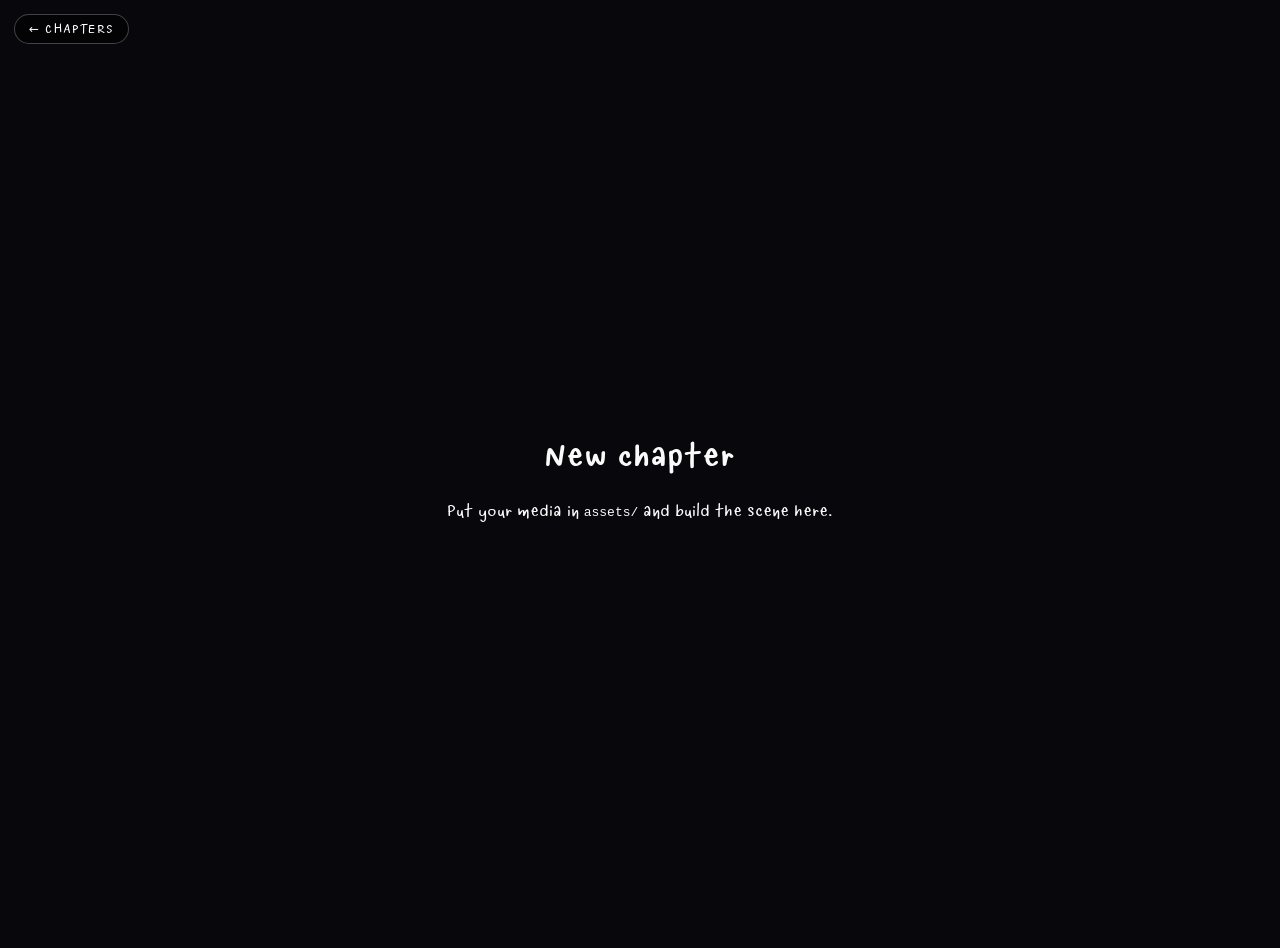
<file: chapters/_template/index.html>
<!DOCTYPE html>
<html lang="th">
<head>
  <meta charset="utf-8" />
  <meta name="viewport" content="width=device-width, initial-scale=1" />
  <title>Chapter</title>
  <!-- The type, shared with the hub, so Thai in a chapter is the same face as Thai
       on the front page. The only stylesheet a chapter takes from shared/. -->
  <link rel="stylesheet" href="../../shared/fonts.css" />
  <style>
    /* This chapter owns its own look. Nothing here is shared with the hub
       except the back link below and the fonts, so style it however you want. */
    /*
     * Use var(--th) inside every `font:` shorthand you write. The shorthand resets
     * font-family, so `font: 600 20px/1.4 system-ui` silently throws iannnnn-DOG
     * away and your Thai comes out in the system face — the one bug in here that
     * looks like the fonts simply failed to load.
     *
     * Naming it first is safe for English: fonts.css scopes iannnnn-DOG to
     * U+0E00-0E7F, so Latin falls straight through to ui-sans-serif.
     */
    :root { --th: "iannnnn-DOG", ui-sans-serif, system-ui, -apple-system, sans-serif; }
    html, body { margin: 0; height: 100%; background: #08080c; color: #fafafa;
      font-family: var(--th); }
    .chapter-back { position: fixed; top: 14px; left: 14px; z-index: 9999;
      padding: 8px 14px; border-radius: 999px; background: rgba(0,0,0,.55);
      color: #fff; text-decoration: none; font: 500 12px/1 var(--th);
      letter-spacing: .1em; text-transform: uppercase; backdrop-filter: blur(6px);
      border: 1px solid rgba(255,255,255,.25); }
    .chapter-back:hover { background: rgba(0,0,0,.8); }
    .stage { display: flex; align-items: center; justify-content: center;
      height: 100%; text-align: center; padding: 24px; }
  </style>
</head>
<body>
  <!-- Replace CHAPTER_ID with this folder's name, e.g. 02-birthday -->
  <a class="chapter-back" href="../../index.html?from=CHAPTER_ID"
     aria-label="back to chapters">&#8592; chapters</a>

  <div class="stage">
    <div>
      <h1>New chapter</h1>
      <p>Put your media in <code>assets/</code> and build the scene here.</p>
    </div>
  </div>

  <script>
    // Reference media through this constant so the folder can move later:
    //   <img src="..."> becomes  img.src = ASSETS + "photo.jpg"
    const ASSETS = "assets/";
  </script>
</body>
</html>
</file>
<file: shared/fonts.css>
/*
 * Two display faces, split by script: Pinyon Script for Latin, iannnnn-DOG for
 * Thai. Both are scoped with `unicode-range`, so a heading mixing English and
 * Thai picks the right face per glyph automatically and neither stack needs to
 * know which language a title happens to be in.
 *
 * Pinyon Script is self-hosted rather than linked from Google's CDN: the page
 * then works with no network and makes no third-party request. Taken from Google
 * Fonts (the canonical source for it) under the SIL Open Font License — see
 * fonts/OFL.txt.
 */
@font-face {
  font-family: "Pinyon Script";
  src: url("fonts/pinyon-script-latin.woff2") format("woff2");
  font-weight: 400;
  font-style: normal;
  font-display: swap;
  unicode-range: U+0000-00FF, U+0131, U+0152-0153, U+02BB-02BC, U+02C6, U+02DA,
                 U+02DC, U+2000-206F, U+2122, U+2212, U+FEFF, U+FFFD;
}

@font-face {
  font-family: "Pinyon Script";
  src: url("fonts/pinyon-script-latin-ext.woff2") format("woff2");
  font-weight: 400;
  font-style: normal;
  font-display: swap;
  unicode-range: U+0100-02BA, U+02BD-02C5, U+02C7-02CC, U+02CE-02D7, U+02DD-02FF,
                 U+1E00-1E9F, U+1EF2-1EFF, U+2020, U+20A0-20AB, U+20AD-20C0,
                 U+2113, U+2C60-2C7F, U+A720-A7FF;
}

/*
 * Thai display face: iannnnn-DOG (หมา), from f0nt.com. Converted from the
 * released ttf to woff2, which halved it — 115KB to 46KB per weight.
 *
 * Two static weights, declared separately. NOT one face with `font-weight: 400
 * 700`: that syntax describes a variable font's axis, and claiming a range a
 * static file does not have makes the browser synthesise the weights it was
 * promised instead of using the real Bold that shipped alongside.
 *
 * `unicode-range` covers Latin AND Thai, because iannnnn-DOG ships all 95 Basic
 * Latin glyphs — so a line like "กด spacebar" is one typeface throughout instead
 * of Thai in a handwritten face and the English word in the system sans.
 *
 * The hub's title is unaffected: Pinyon Script sits BEFORE iannnnn-DOG in
 * --serif, so it still claims Latin there. Order in the stack decides, not this.
 *
 * The released zip also has a Light weight, not shipped here — nothing on the
 * site asks for 300, and it would be a third file downloaded for nothing.
 */
@font-face {
  font-family: "iannnnn-DOG";
  src: url("fonts/iannnnn-DOG-regular.woff2") format("woff2");
  font-weight: 400;
  font-style: normal;
  font-display: swap;
  unicode-range: U+0020-00FF, U+0E00-0E7F;
}

@font-face {
  font-family: "iannnnn-DOG";
  src: url("fonts/iannnnn-DOG-bold.woff2") format("woff2");
  font-weight: 700;
  font-style: normal;
  font-display: swap;
  unicode-range: U+0020-00FF, U+0E00-0E7F;
}
</file>
<file: shared/base.css>
:root {
  --card: 220px;
  --bg: #fff8de;
  --brand: #b3ebf2;
  --brand-alt: #ffc5d3;
  --ink: #0e5a66;
  --dim: rgba(14, 90, 102, 0.82);
  --faint: rgba(14, 90, 102, 0.62);
  --panel: rgba(179, 235, 242, 0.35);
  --exit: #0b1020;
  --serif: "Pinyon Script", "iannnnn-DOG", ui-serif, Georgia, "Noto Serif Thai", serif;
  --sans: "iannnnn-DOG", ui-sans-serif, system-ui, -apple-system, "Noto Sans Thai", sans-serif;
  --backdrop-fade: 1400ms;
}

* { box-sizing: border-box; }

html, body {
  margin: 0;
  height: 100%;
  background: var(--bg);
  color: var(--ink);
  font-family: var(--sans);
  overscroll-behavior: none;
}

.hub {
  position: relative;
  height: 100%;
  overflow: hidden;
  background: var(--bg) url("background/default.jpg") center / cover no-repeat;
}

.hub-backdrop {
  position: absolute;
  inset: 0;
  background-position: center;
  background-size: cover;
  background-repeat: no-repeat;
  opacity: 0;
  pointer-events: none;
  transition: opacity var(--backdrop-fade) ease;
}
.hub-backdrop[data-on="true"] {
  opacity: 1;
}
.stage { z-index: 2; }
.hub-hint, .focus { z-index: 3; }

.hub-hint {
  position: absolute;
  top: 20px;
  left: 50%;
  transform: translateX(-50%);
  text-align: center;
  margin: 0;
  padding: 7px 15px;
  border-radius: 999px;
  background: color-mix(in srgb, var(--bg) 76%, transparent);
  backdrop-filter: blur(6px);
  font: 400 11px/1 ui-monospace, monospace;
  color: var(--faint);
  letter-spacing: 0.16em;
  text-transform: uppercase;
}

.stage {
  position: absolute;
  inset: 0;
  perspective: 1200px;
  touch-action: none;          /* we handle drag ourselves */
  cursor: grab;
}
.stage:active { cursor: grabbing; }

.ring {
  position: absolute;
  top: 42%;
  left: 50%;
  width: 0;
  height: 0;
  transform-style: preserve-3d;
}

.card {
  position: absolute;
  width: var(--card);
  height: var(--card);
  top: calc(var(--card) / -2);
  left: calc(var(--card) / -2);
  border-radius: 18px;
  overflow: hidden;
  box-shadow: 0 14px 34px rgba(20, 60, 70, 0.22);
  background: #fff;
  display: block;
  text-decoration: none;
  transition: opacity 0.25s ease, filter 0.25s ease;
}

.card img {
  width: 100%;
  height: 100%;
  object-fit: cover;
  display: block;
}

/* Cards rotated away from the viewer recede. Set by hub.js. */
.card[data-back="true"] { opacity: 0.55; filter: saturate(0.72); }

.card--ghost {
  border: 1.5px dashed color-mix(in srgb, var(--ink) 26%, transparent);
  background: var(--panel);
  box-shadow: none;
  display: flex;
  align-items: center;
  justify-content: center;
  cursor: default;
}

.card--ghost span {
  font: 500 13px/1.5 var(--sans);
  color: var(--faint);
  letter-spacing: 0.02em;
  text-align: center;
  padding: 0 14px;
}

.focus {
  position: absolute;
  left: 0;
  right: 0;
  bottom: 38px;
  text-align: center;
  pointer-events: none;
  width: fit-content;
  max-width: min(680px, calc(100vw - 36px));
  margin: 0 auto;
  padding: 20px 28px 22px;
  border-radius: 24px;
  background: color-mix(in srgb, var(--bg) 58%, transparent);
  backdrop-filter: blur(6px);
  opacity: 0;
  filter: blur(7px);
}
.focus > * { pointer-events: auto; }

.focus-num {
  margin: 0;
  font: 500 11px/1 ui-monospace, monospace;
  color: #71717a;
  letter-spacing: 0.22em;
}

.focus-name {
  margin: 9px 0 6px;
  font: 600 34px/1.25 var(--serif);
  color: var(--ink);
}

.focus-sub {
  margin: 0;
  font: 400 13px/1.45 var(--sans);
  color: var(--dim);
}

.focus-enter {
  display: inline-block;
  margin-top: 16px;
  padding: 11px 26px;
  border: 1px solid color-mix(in srgb, var(--ink) 28%, transparent);
  border-radius: 999px;
  background: var(--brand);
  font: 400 15px/1 var(--sans);
  color: var(--ink);
  text-decoration: none;
  letter-spacing: 0.02em;
  transition: background 0.2s ease;
}
.focus-enter:hover { background: var(--brand-alt); }
.focus-enter[hidden] { display: none; }

.music {
  position: fixed;
  top: 20px;
  right: 20px;
  z-index: 5;
  width: 42px;
  height: 42px;
  padding: 0;
  border: 1px solid rgba(255, 255, 255, 0.28);
  border-radius: 50%;
  background: color-mix(in srgb, var(--brand) 55%, #fff);
  color: var(--ink);
  font-size: 17px;
  cursor: pointer;
}
.music[data-on="true"] { background: var(--brand); }
.music:focus-visible { outline: 2px solid #a78bfa; outline-offset: 3px; }

.card:focus-visible,
.focus-enter:focus-visible {
  outline: 2px solid #a78bfa;
  outline-offset: 3px;
}

.fade {
  position: fixed;
  inset: 0;
  background: var(--exit);
  opacity: 0;
  pointer-events: none;
  transition: opacity 0.45s ease;
  z-index: 100;
}
.fade[data-on="true"] { opacity: 1; }

/* Continues chapter 2's ending flash rather than cutting hard into the hub —
   see the inline script in index.html's <head> for why this starts
   pre-painted opaque instead of being faded up by script. Cream (#fff8ea) to
   match that flash's own color, not --exit's dark navy (.fade above), which
   is for the opposite direction (hub -> chapter). hub.js fades this out once
   the hub is ready; html.mb-no-return-flash (set before body parses, for
   every visit that ISN'T that ending) hides it instantly instead so it
   never paints for a normal visit. */
.return-flash { position: fixed; inset: 0; z-index: 200; background: #fff8ea;
  opacity: 1; pointer-events: none; transition: opacity 2.2s ease; }
.return-flash.out { opacity: 0; }
html.mb-no-return-flash .return-flash { display: none; }

@media (max-width: 620px) {
  :root { --card: 150px; }
  .focus-name { font-size: 26px; }
  .focus-sub { font-size: 12px; }
  .music { top: 14px; right: 14px; width: 38px; height: 38px; }
}

@media (prefers-reduced-motion: reduce) {
  .card, .fade, .return-flash, .focus-enter { transition: none; }
  .ring { transition: none !important; }
  .focus { opacity: 1 !important; filter: none !important; }
}
</file>
<file: shared/prepage.css>
/*
 * The prepage: a cover in front of the ring hub. Uses base.css's palette and
 * type, so it is the same page, not a second theme.
 */
.prepage {
  /* Its own palette, pulled from background/default.jpg. Scoped here rather than
     in base.css so the ring hub behind it keeps its cyan theme untouched. */
  /* Pale sky, to match background/predefault.jpg — this is what shows before the
     image loads and behind it at aspect ratios it cannot cover. */
  --pre-bg: #e6f0f7;
  --pre-ink: #5f3542;
  --pre-brand: #f7c9d3;
  --pre-brand-alt: #a9ccc7;

  position: fixed;
  inset: 0;
  z-index: 8;
  display: flex;
  align-items: center;
  justify-content: center;
  overflow: hidden;
  background: var(--pre-bg);
  transition: opacity 0.6s ease;
}
.prepage[hidden] { display: none; }
.prepage[data-going="true"] { opacity: 0; pointer-events: none; }

.prepage-art {
  position: absolute;
  inset: 0;
  background-image: url("background/predefault.jpg");
  background-size: cover;
  background-position: center;
}
/*
 * A light veil behind the title only. Much weaker than a full wash: the centre
 * of this art is already pale cloud, so the mauve type reads against it without
 * help, and washing it out would hide the illustration the page is here to show.
 */
.prepage-art::after {
  content: "";
  position: absolute;
  inset: 0;
  background: radial-gradient(ellipse 46% 34% at 50% 46%,
              rgba(255, 255, 255, 0.72) 0%, rgba(255, 255, 255, 0.34) 55%,
              rgba(255, 255, 255, 0) 100%);
}

.prepage-cats { position: absolute; inset: 0; pointer-events: none; }

.prepage-cat {
  position: absolute;
  width: var(--size, 96px);
  height: auto;
  filter: drop-shadow(0 8px 18px rgba(95, 53, 66, 0.22));
  animation: prepage-drift var(--dur, 4s) ease-in-out var(--delay, 0s) infinite;
}

@keyframes prepage-drift {
  0%   { transform: translate3d(0, 0, 0) rotate(var(--tilt, 0deg)); }
  50%  { transform: translate3d(0, var(--rise, -12px), 0) rotate(calc(var(--tilt, 0deg) + var(--spin, 4deg))); }
  100% { transform: translate3d(0, 0, 0) rotate(var(--tilt, 0deg)); }
}

.prepage-inner { position: relative; z-index: 1; text-align: center; padding: 24px; }

.prepage-title {
  margin: 0 0 30px;
  font-family: var(--serif);
  font-weight: 400;
  font-size: clamp(44px, 11vw, 92px);
  line-height: 1.1;
  color: var(--pre-ink);
}

.prepage-btn {
  border: 0;
  border-radius: 999px;
  padding: 16px 36px;
  cursor: pointer;
  font-family: var(--sans);
  font-size: clamp(15px, 3.6vw, 20px);
  font-weight: 700;
  color: var(--pre-ink);
  background: var(--pre-brand);
  box-shadow: 0 10px 28px rgba(95, 53, 66, 0.22);
  transition: background 0.2s ease, transform 0.2s ease;
}
.prepage-btn:hover { transform: scale(1.04); background: var(--pre-brand-alt); }
.prepage-btn:focus-visible { outline: 2px solid var(--pre-ink); outline-offset: 3px; }

@media (prefers-reduced-motion: reduce) {
  .prepage-cat { animation: none; }
  .prepage, .prepage-btn { transition-duration: 1ms; }
}
</file>
